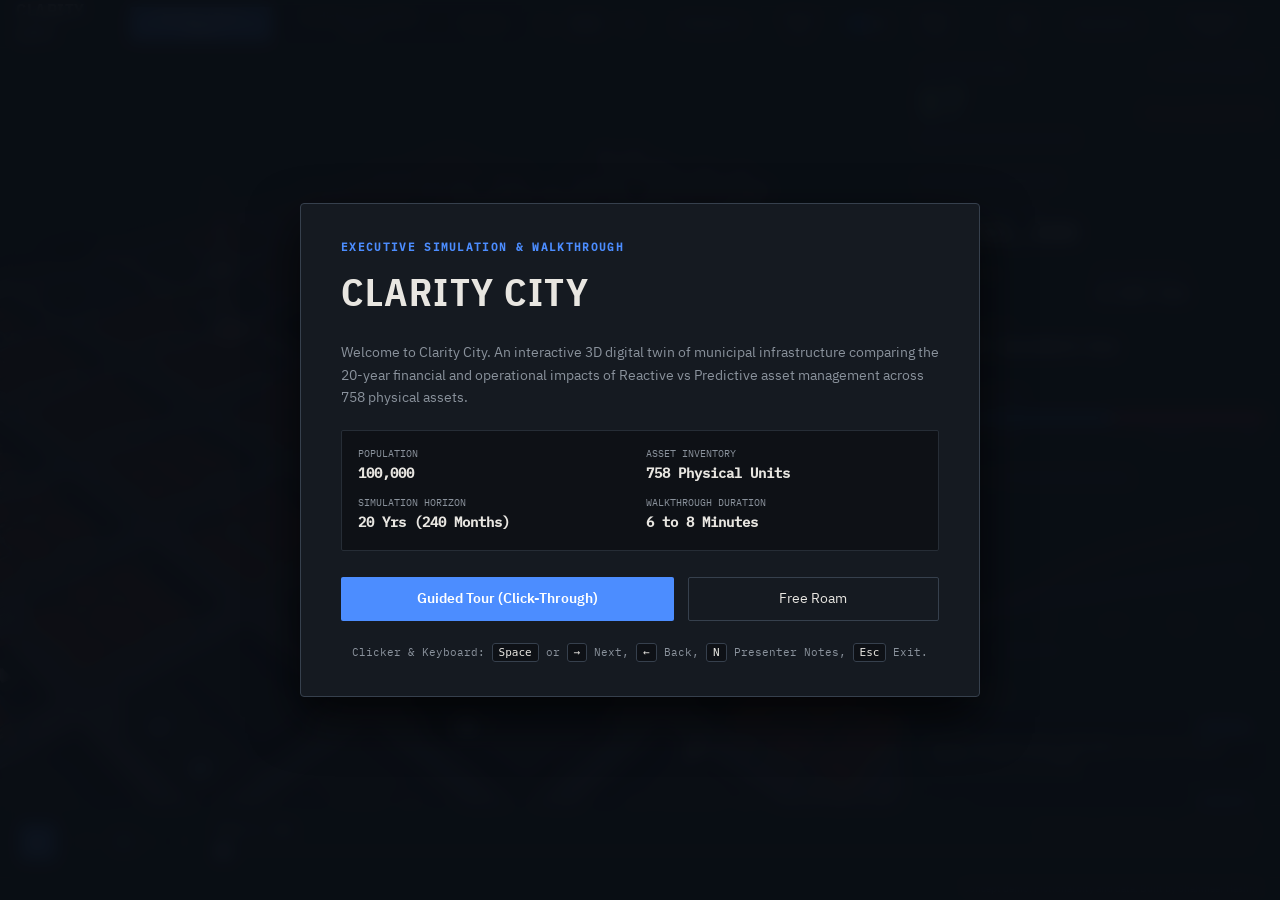
<file: clarity-city/index.html>
<!DOCTYPE html>
<html lang="en">
<head>
  <meta charset="UTF-8">
  <meta name="viewport" content="width=device-width, initial-scale=1.0, maximum-scale=1.0, user-scalable=no, viewport-fit=cover">
  <title>Clarity City</title>
  <link rel="stylesheet" href="./style.css">

  <!-- Local Pinned ES Module Import Map (Works 100% Offline) -->
  <!-- SVG Favicon -->
  <link rel="icon" href="data:image/svg+xml,<svg xmlns=%22http://www.w3.org/2000/svg%22 viewBox=%220 0 100 100%22><text y=%22.9em%22 font-size=%2290%22>🏙️</text></svg>">

  <!-- Local Pinned ES Module Import Map (Works 100% Offline) -->
  <script type="importmap">
  {
    "imports": {
      "three": "./lib/three.module.js",
      "three/addons/": "./lib/",
      "three/addons/controls/OrbitControls.js": "./lib/OrbitControls.js",
      "three/addons/controls/OrbitControls": "./lib/OrbitControls.js"
    }
  }
  </script>
</head>
<body>
  <!-- Guided Tour Start Screen Modal Overlay -->
  <div id="tour-start-screen" class="tour-modal-backdrop">
    <div class="tour-start-card">
      <div class="tour-start-tag">EXECUTIVE SIMULATION & WALKTHROUGH</div>
      <h1 class="tour-start-title">CLARITY CITY</h1>
      <p class="tour-start-desc">
        Welcome to Clarity City. An interactive 3D digital twin of municipal infrastructure comparing the 20-year financial and operational impacts of Reactive vs Predictive asset management across 758 physical assets.
      </p>

      <div class="tour-meta-grid">
        <div class="tour-meta-box">
          <span class="meta-label">POPULATION</span>
          <span class="meta-val">100,000</span>
        </div>
        <div class="tour-meta-box">
          <span class="meta-label">ASSET INVENTORY</span>
          <span class="meta-val">758 Physical Units</span>
        </div>
        <div class="tour-meta-box">
          <span class="meta-label">SIMULATION HORIZON</span>
          <span class="meta-val">20 Yrs (240 Months)</span>
        </div>
        <div class="tour-meta-box">
          <span class="meta-label">WALKTHROUGH DURATION</span>
          <span class="meta-val">6 to 8 Minutes</span>
        </div>
      </div>

      <div class="tour-start-actions">
        <button id="btn-start-tour" class="btn-primary-large">Guided Tour (Click-Through)</button>
        <button id="btn-start-freeplay" class="btn-secondary-large">Free Roam</button>
      </div>

      <div class="tour-start-hint">
        Clicker & Keyboard: <kbd>Space</kbd> or <kbd>→</kbd> Next, <kbd>←</kbd> Back, <kbd>N</kbd> Presenter Notes, <kbd>Esc</kbd> Exit.
      </div>
    </div>
  </div>

  <!-- Tour Top Segmented Progress Bar -->
  <div id="tour-top-bar" class="tour-top-bar hidden">
    <div class="tour-top-left">
      <span class="tour-mode-badge">GUIDED TOUR</span>
      <span id="tour-step-counter" class="tour-step-counter">Step 1 of 12</span>
    </div>
    <div id="tour-progress-segments" class="tour-progress-segments"></div>
    <div class="tour-top-right">
      <button id="btn-tour-exit-top" class="tour-exit-link" title="Exit Tour (Esc)">Exit Tour</button>
    </div>
  </div>

  <!-- Tour HUD Overlay -->
  <div id="tour-hud-overlay" class="tour-hud-overlay hidden">
    <!-- Chapter Splash Title Card -->
    <div id="tour-title-card" class="tour-title-card hidden">
      <div id="tour-card-number" class="tour-card-number">CHAPTER 1</div>
      <div id="tour-card-title" class="tour-card-title">MEET THE CITY</div>
    </div>

    <!-- Chapter Caption & Navigation Box -->
    <div id="tour-caption-box" class="tour-caption-box">
      <div class="tour-caption-content">
        <div class="tour-caption-main">
          <div class="tour-chapter-label" id="tour-chapter-label">CHAPTER 1: MEET THE CITY</div>
          <p id="tour-caption-text" class="tour-caption-text">Welcome to Clarity City.</p>
          <div id="tour-step-interactive-container" class="tour-step-interactive-container"></div>
        </div>
        <div class="tour-nav-buttons">
          <button id="btn-tour-prev" class="tour-btn tour-btn-secondary">← Back</button>
          <button id="btn-tour-next" class="tour-btn tour-btn-primary">Next →</button>
        </div>
      </div>
    </div>

    <!-- Floating Presenter Notes Panel (Toggled with 'N') -->
    <div id="presenter-notes-panel" class="presenter-notes-panel hidden">
      <div class="presenter-notes-header">
        <span>PRESENTER NOTES (<kbd>N</kbd> to toggle)</span>
        <button id="btn-close-presenter-notes" class="close-btn">&times;</button>
      </div>
      <div id="presenter-notes-text" class="presenter-notes-body">
        Every city has thousands of assets like these. The first question is: do you even know what you have and what condition it's in?
      </div>
    </div>
  </div>

  <div id="app-root">
    <!-- Top Operations Navbar -->
    <header id="top-bar">
      <div class="brand-section">
        <h1 class="brand-title">CLARITY CITY</h1>
      </div>

      <!-- Strategy Toggle -->
      <div class="top-strategy-group" role="group" aria-label="Strategy Switcher">
        <button class="strategy-toggle-btn active" data-strategy="reactive">Reactive / Time-Based</button>
        <button class="strategy-toggle-btn" data-strategy="predictive">Predictive / Condition-Based</button>
        <button class="strategy-toggle-btn" data-strategy="compare">Compare</button>
      </div>

      <!-- Actions Group -->
      <div class="top-actions-group">
        <!-- Time of Day Switcher -->
        <div class="time-of-day-group" role="group" aria-label="Time of Day">
          <button class="tod-btn" data-tod="day">Day</button>
          <button class="tod-btn active" data-tod="dusk">Dusk</button>
          <button class="tod-btn" data-tod="night">Night</button>
        </div>

        <button id="btn-underground" class="control-btn" title="Toggle Underground Pipe View">Underground</button>
        <div class="sound-control-group" style="display: flex; align-items: center; gap: 4px;">
          <button id="btn-sound-toggle" class="control-btn" title="Toggle Alert Sound">Sound: Off</button>
          <input type="range" id="sound-volume-slider" min="0" max="1" step="0.05" value="0.3" style="width: 45px; height: 4px;" title="Sound Volume">
        </div>
        <button id="btn-reset-view" class="control-btn" title="Reset Camera View">Reset View</button>
        <button id="btn-new-city" class="control-btn" title="Regenerate Seed">New City</button>
        <button id="btn-assumptions" class="control-btn" title="Edit Assumptions">Assumptions</button>
        <button id="btn-recording-mode" class="control-btn" title="Toggle Recording Mode">Recording Mode</button>
      </div>
    </header>

    <!-- Main Workspace -->
    <main id="main-workspace">
      <!-- 3D City Viewport -->
      <div id="viewport-wrapper" class="viewport-wrapper">
        <div id="three-canvas-container"></div>

        <!-- Compare Mode Scoreboard Overlay Banner -->
        <div id="compare-scoreboard-banner" class="hidden">
          <div class="compare-col">
            <span class="compare-title">Reactive / Time-Based City</span>
            <span id="compare-reactive-cost" class="compare-cost" style="color: var(--status-failed)">$0</span>
            <span id="compare-reactive-failures" class="compare-stats">0 failures</span>
            <span id="compare-reactive-health" class="compare-stats">Health: 100%</span>
          </div>

          <div class="compare-divider"></div>

          <div class="compare-col">
            <span class="compare-title">Predictive / Condition-Based City</span>
            <span id="compare-predictive-cost" class="compare-cost" style="color: var(--accent-color)">$0</span>
            <span id="compare-predictive-failures" class="compare-stats">0 failures</span>
            <span id="compare-predictive-health" class="compare-stats">Health: 100%</span>
          </div>

          <div class="compare-divider"></div>

          <div id="compare-diff-badge">Predictive saves $0</div>
        </div>

        <!-- Floating Asset Inspector Card -->
        <div id="asset-inspector" class="hidden">
          <div class="inspector-header">
            <div>
              <span id="inspector-asset-id" class="inspector-title">AST-0001</span>
              <span id="inspector-status-badge" class="status-badge status-healthy">HEALTHY</span>
            </div>
            <button id="inspector-close-btn" class="close-btn" aria-label="Close Inspector">&times;</button>
          </div>
          <div class="inspector-grid">
            <div class="metric-item">
              <span class="metric-label">Type</span>
              <span id="inspector-asset-type" class="metric-value">PUMP STATION</span>
            </div>
            <div class="metric-item">
              <span class="metric-label">Location</span>
              <span id="inspector-location" class="metric-value">Harbour St</span>
            </div>
            <div class="metric-item">
              <span class="metric-label">Age</span>
              <span id="inspector-age" class="metric-value">12.4 yrs</span>
            </div>
            <div class="metric-item">
              <span class="metric-label">Lifespan</span>
              <span id="inspector-expected-life" class="metric-value">25 yrs</span>
            </div>
            <div class="metric-item">
              <span class="metric-label">Current Health</span>
              <span id="inspector-current-health" class="metric-value" style="color: var(--status-healthy)">88%</span>
            </div>
            <div class="metric-item">
              <span class="metric-label">Failures</span>
              <span id="inspector-failures" class="metric-value">0</span>
            </div>
            <div class="metric-item full-width">
              <span class="metric-label">Cost Incurred to Date</span>
              <span id="inspector-cost" class="metric-value">$0</span>
            </div>
          </div>
          <div style="margin-top: 10px;">
            <span class="metric-label">Health Trajectory</span>
            <div id="inspector-sparkline" style="margin-top: 4px;"></div>
          </div>
          <div style="margin-top: 10px;">
            <span class="metric-label">Recent Maintenance History</span>
            <div id="inspector-work-history" style="margin-top: 4px; font-family: var(--font-mono); font-size: 11px; max-height: 80px; overflow-y: auto;"></div>
          </div>
        </div>
      </div>

      <!-- Side Dashboard Panel -->
      <aside id="side-panel">
        <!-- City Health Index & Active Incidents Badge -->
        <div class="panel-card">
          <div class="card-title" style="display: flex; justify-content: space-between; align-items: center;">
            <span title="Criticality-weighted average asset condition weighted by replacement value">City Health Index</span>
            <span id="active-incidents-badge" class="badge badge-emergency">0 Active Incidents</span>
          </div>
          <div class="health-index-block" title="Criticality-weighted average asset condition weighted by replacement value">
            <div id="metric-health-index" class="health-number">100</div>
            <div id="metric-health-label" class="health-scale-text">Clarity (Optimal)</div>
          </div>
          <div style="font-size: 10px; color: var(--text-muted); margin-top: 4px; font-family: var(--font-condensed);">Weighted by asset replacement value</div>
        </div>

        <!-- Primary Financial & Operational Metrics -->
        <div class="panel-card">
          <div class="card-title">Operations Scoreboard</div>
          <div class="metrics-grid">
            <div class="metric-item full-width">
              <span class="metric-label">Total Expenditure to Date</span>
              <span id="metric-total-cost" class="metric-value highlight">$0</span>
            </div>
            <div class="metric-item">
              <span class="metric-label">Physical Failures</span>
              <span id="metric-failures" class="metric-value">0</span>
            </div>
            <div class="metric-item">
              <span class="metric-label">Service Downtime</span>
              <span id="metric-downtime" class="metric-value">0 hrs</span>
            </div>
            <div class="metric-item full-width">
              <span class="metric-label">Resident Disruption</span>
              <span id="metric-disruption" class="metric-value">0 resident-hrs</span>
            </div>
          </div>
        </div>

        <!-- Work Order Distribution -->
        <div class="panel-card">
          <div class="card-title">Work Order Ratio</div>
          <div class="ratio-bar-container">
            <div id="ratio-bar-planned" class="ratio-fill-planned" style="width: 50%"></div>
            <div id="ratio-bar-emergency" class="ratio-fill-emergency" style="width: 50%"></div>
          </div>
          <div class="ratio-labels">
            <span id="ratio-label-planned">Planned: 0 (0%)</span>
            <span id="ratio-label-emergency">Emergency: 0 (0%)</span>
          </div>
        </div>

        <!-- Cumulative Cost Trajectory Curve -->
        <div class="panel-card">
          <div class="card-title">Cumulative Cost Trajectory (20 Yrs)</div>
          <div class="chart-wrapper">
            <canvas id="trajectory-canvas"></canvas>
          </div>
          <div style="display: flex; gap: 12px; margin-top: 6px; font-family: var(--font-mono); font-size: 10px;">
            <span style="color: var(--status-failed)">• Reactive</span>
            <span style="color: var(--accent-color)">• Predictive</span>
          </div>
        </div>

        <!-- Operations Event Feed -->
        <div class="panel-card" style="flex: 1; border-bottom: none;">
          <div class="card-title">Operations Log</div>
          <div id="event-feed-list" class="event-feed-list"></div>
        </div>
      </aside>
    </main>

    <!-- Bottom Timeline Bar -->
    <footer id="bottom-bar">
      <div class="playback-controls">
        <button id="btn-play" class="play-btn" aria-label="Play">▶</button>
        <div class="speed-group">
          <button class="speed-btn" data-speed="0.5">0.5x</button>
          <button class="speed-btn active" data-speed="1">1x</button>
          <button class="speed-btn" data-speed="2">2x</button>
          <button class="speed-btn" data-speed="4">4x</button>
        </div>
      </div>

      <div class="timeline-slider-container">
        <div class="timeline-info">
          <span id="timeline-current-time">Year 1, Jan</span>
          <span>Timeline (20 Years / 240 Months)</span>
        </div>
        <div class="slider-track-wrap">
          <div id="timeline-progress-fill" class="timeline-progress-fill" style="width: 0%"></div>
          <input type="range" id="timeline-slider" min="0" max="239" value="0" step="1">
        </div>
      </div>
    </footer>

    <!-- Small Footer Stamp -->
    <div id="footer-stamp">
      Concept demo. Fictional city and data. Built by Shahmeer Hashmi.
    </div>
  </div>

  <!-- Summary Modal (Year 20) -->
  <div id="summary-modal" class="modal-overlay hidden">
    <div class="modal-card">
      <div class="modal-header">
        <h2 class="modal-title">20-YEAR LIFECYCLE SUMMARY</h2>
        <button id="summary-close-btn" class="close-btn">&times;</button>
      </div>
      <div class="savings-highlight-card">
        <div id="summary-savings-dollars" class="savings-highlight-num">$0</div>
        <div id="summary-savings-percent" class="savings-highlight-sub">0% Net Savings</div>
      </div>
      <table class="summary-table">
        <thead>
          <tr>
            <th>Metric</th>
            <th>Reactive / Time-Based Strategy</th>
            <th>Predictive / Condition-Based Strategy</th>
          </tr>
        </thead>
        <tbody>
          <tr>
            <td>Total 20-Year Expenditure</td>
            <td id="summary-reactive-cost" style="color: var(--status-failed)">$0</td>
            <td id="summary-predictive-cost" style="color: var(--accent-color)">$0</td>
          </tr>
          <tr>
            <td>Total Failures Incurred</td>
            <td id="summary-reactive-failures">0</td>
            <td id="summary-predictive-failures">0</td>
          </tr>
          <tr>
            <td>Service Downtime</td>
            <td id="summary-reactive-downtime">0 hrs</td>
            <td id="summary-predictive-downtime">0 hrs</td>
          </tr>
          <tr>
            <td>Failures Prevented</td>
            <td colspan="2" id="summary-failures-avoided" style="color: var(--status-healthy); font-weight: bold;">0</td>
          </tr>
          <tr>
            <td>Downtime Avoided</td>
            <td colspan="2" id="summary-downtime-avoided" style="color: var(--status-healthy); font-weight: bold;">0 hrs</td>
          </tr>
          <tr>
            <td>Resident Disruption Avoided</td>
            <td colspan="2" id="summary-disruption-avoided" style="color: var(--status-healthy); font-weight: bold;">0 resident-hrs</td>
          </tr>
        </tbody>
      </table>
      <div style="font-size: 11px; color: var(--text-muted); margin-bottom: 16px; font-style: italic;">
        Illustrative model. Default assumptions are editable. Illustrative simulation with a fictional city and fictional data.
      </div>
      <div style="display: flex; justify-content: flex-end; gap: 10px;">
        <button id="btn-export-summary" class="control-btn" style="background-color: var(--accent-color); color: #FFF; font-weight: 600;">Save as Image (LinkedIn 1200x1200)</button>
      </div>
    </div>
  </div>

  <!-- Assumptions Modal -->
  <div id="assumptions-modal" class="modal-overlay hidden">
    <div class="modal-card">
      <div class="modal-header">
        <h2 class="modal-title">SIMULATION ASSUMPTIONS</h2>
        <button id="assumptions-close-btn" class="close-btn">&times;</button>
      </div>
      <div style="font-size: 12px; margin-bottom: 14px; color: var(--text-muted);">
        Adjust physical asset lifecycle costs, expected lifespans, and predictive program parameters.
      </div>
      <div id="assumptions-form-container"></div>
      <div style="display: flex; justify-content: flex-end; gap: 10px; margin-top: 16px;">
        <button id="btn-reset-assumptions" class="control-btn">Reset to Defaults</button>
      </div>
    </div>
  </div>

  <!-- Entry Script -->
  <script type="module" src="./js/main.js"></script>
</body>
</html>
</file>
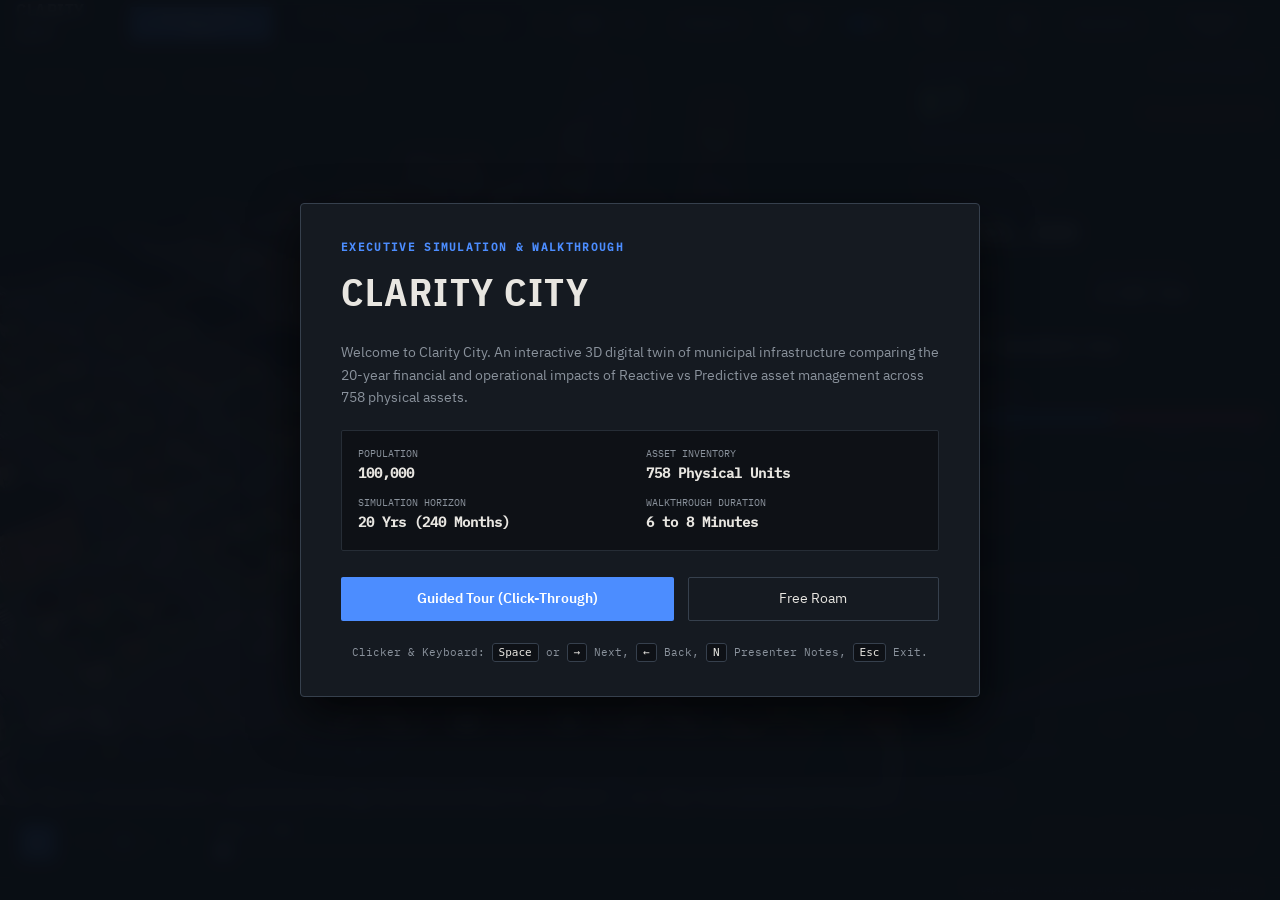
<file: docs/index.html>
<!DOCTYPE html>
<html lang="en">
<head>
  <meta charset="UTF-8">
  <meta name="viewport" content="width=device-width, initial-scale=1.0, maximum-scale=1.0, user-scalable=no, viewport-fit=cover">
  <title>Clarity City</title>
  <link rel="stylesheet" href="./style.css">

  <!-- Local Pinned ES Module Import Map (Works 100% Offline) -->
  <!-- SVG Favicon -->
  <link rel="icon" href="data:image/svg+xml,<svg xmlns=%22http://www.w3.org/2000/svg%22 viewBox=%220 0 100 100%22><text y=%22.9em%22 font-size=%2290%22>🏙️</text></svg>">

  <!-- Local Pinned ES Module Import Map (Works 100% Offline) -->
  <script type="importmap">
  {
    "imports": {
      "three": "./lib/three.module.js",
      "three/addons/": "./lib/",
      "three/addons/controls/OrbitControls.js": "./lib/OrbitControls.js",
      "three/addons/controls/OrbitControls": "./lib/OrbitControls.js"
    }
  }
  </script>
</head>
<body>
  <!-- Guided Tour Start Screen Modal Overlay -->
  <div id="tour-start-screen" class="tour-modal-backdrop">
    <div class="tour-start-card">
      <div class="tour-start-tag">EXECUTIVE SIMULATION & WALKTHROUGH</div>
      <h1 class="tour-start-title">CLARITY CITY</h1>
      <p class="tour-start-desc">
        Welcome to Clarity City. An interactive 3D digital twin of municipal infrastructure comparing the 20-year financial and operational impacts of Reactive vs Predictive asset management across 758 physical assets.
      </p>

      <div class="tour-meta-grid">
        <div class="tour-meta-box">
          <span class="meta-label">POPULATION</span>
          <span class="meta-val">100,000</span>
        </div>
        <div class="tour-meta-box">
          <span class="meta-label">ASSET INVENTORY</span>
          <span class="meta-val">758 Physical Units</span>
        </div>
        <div class="tour-meta-box">
          <span class="meta-label">SIMULATION HORIZON</span>
          <span class="meta-val">20 Yrs (240 Months)</span>
        </div>
        <div class="tour-meta-box">
          <span class="meta-label">WALKTHROUGH DURATION</span>
          <span class="meta-val">6 to 8 Minutes</span>
        </div>
      </div>

      <div class="tour-start-actions">
        <button id="btn-start-tour" class="btn-primary-large">Guided Tour (Click-Through)</button>
        <button id="btn-start-freeplay" class="btn-secondary-large">Free Roam</button>
      </div>

      <div class="tour-start-hint">
        Clicker & Keyboard: <kbd>Space</kbd> or <kbd>→</kbd> Next, <kbd>←</kbd> Back, <kbd>N</kbd> Presenter Notes, <kbd>Esc</kbd> Exit.
      </div>
    </div>
  </div>

  <!-- Tour Top Segmented Progress Bar -->
  <div id="tour-top-bar" class="tour-top-bar hidden">
    <div class="tour-top-left">
      <span class="tour-mode-badge">GUIDED TOUR</span>
      <span id="tour-step-counter" class="tour-step-counter">Step 1 of 12</span>
    </div>
    <div id="tour-progress-segments" class="tour-progress-segments"></div>
    <div class="tour-top-right">
      <button id="btn-tour-exit-top" class="tour-exit-link" title="Exit Tour (Esc)">Exit Tour</button>
    </div>
  </div>

  <!-- Tour HUD Overlay -->
  <div id="tour-hud-overlay" class="tour-hud-overlay hidden">
    <!-- Chapter Splash Title Card -->
    <div id="tour-title-card" class="tour-title-card hidden">
      <div id="tour-card-number" class="tour-card-number">CHAPTER 1</div>
      <div id="tour-card-title" class="tour-card-title">MEET THE CITY</div>
    </div>

    <!-- Chapter Caption & Navigation Box -->
    <div id="tour-caption-box" class="tour-caption-box">
      <div class="tour-caption-content">
        <div class="tour-caption-main">
          <div class="tour-chapter-label" id="tour-chapter-label">CHAPTER 1: MEET THE CITY</div>
          <p id="tour-caption-text" class="tour-caption-text">Welcome to Clarity City.</p>
          <div id="tour-step-interactive-container" class="tour-step-interactive-container"></div>
        </div>
        <div class="tour-nav-buttons">
          <button id="btn-tour-prev" class="tour-btn tour-btn-secondary">← Back</button>
          <button id="btn-tour-next" class="tour-btn tour-btn-primary">Next →</button>
        </div>
      </div>
    </div>

    <!-- Floating Presenter Notes Panel (Toggled with 'N') -->
    <div id="presenter-notes-panel" class="presenter-notes-panel hidden">
      <div class="presenter-notes-header">
        <span>PRESENTER NOTES (<kbd>N</kbd> to toggle)</span>
        <button id="btn-close-presenter-notes" class="close-btn">&times;</button>
      </div>
      <div id="presenter-notes-text" class="presenter-notes-body">
        Every city has thousands of assets like these. The first question is: do you even know what you have and what condition it's in?
      </div>
    </div>
  </div>

  <div id="app-root">
    <!-- Top Operations Navbar -->
    <header id="top-bar">
      <div class="brand-section">
        <h1 class="brand-title">CLARITY CITY</h1>
      </div>

      <!-- Strategy Toggle -->
      <div class="top-strategy-group" role="group" aria-label="Strategy Switcher">
        <button class="strategy-toggle-btn active" data-strategy="reactive">Reactive / Time-Based</button>
        <button class="strategy-toggle-btn" data-strategy="predictive">Predictive / Condition-Based</button>
        <button class="strategy-toggle-btn" data-strategy="compare">Compare</button>
      </div>

      <!-- Actions Group -->
      <div class="top-actions-group">
        <!-- Time of Day Switcher -->
        <div class="time-of-day-group" role="group" aria-label="Time of Day">
          <button class="tod-btn" data-tod="day">Day</button>
          <button class="tod-btn active" data-tod="dusk">Dusk</button>
          <button class="tod-btn" data-tod="night">Night</button>
        </div>

        <button id="btn-underground" class="control-btn" title="Toggle Underground Pipe View">Underground</button>
        <div class="sound-control-group" style="display: flex; align-items: center; gap: 4px;">
          <button id="btn-sound-toggle" class="control-btn" title="Toggle Alert Sound">Sound: Off</button>
          <input type="range" id="sound-volume-slider" min="0" max="1" step="0.05" value="0.3" style="width: 45px; height: 4px;" title="Sound Volume">
        </div>
        <button id="btn-reset-view" class="control-btn" title="Reset Camera View">Reset View</button>
        <button id="btn-new-city" class="control-btn" title="Regenerate Seed">New City</button>
        <button id="btn-assumptions" class="control-btn" title="Edit Assumptions">Assumptions</button>
        <button id="btn-recording-mode" class="control-btn" title="Toggle Recording Mode">Recording Mode</button>
      </div>
    </header>

    <!-- Main Workspace -->
    <main id="main-workspace">
      <!-- 3D City Viewport -->
      <div id="viewport-wrapper" class="viewport-wrapper">
        <div id="three-canvas-container"></div>

        <!-- Navigation helpers (v2) -->
        <div id="view-presets" class="view-presets" role="group" aria-label="Camera views">
          <button type="button" class="view-preset-btn" data-view="overview" title="Whole city (1)">Overview</button>
          <button type="button" class="view-preset-btn" data-view="top" title="Map view from above (2)">Top-down</button>
          <button type="button" class="view-preset-btn" data-view="river" title="River and bridges (3)">River &amp; Bridges</button>
          <button type="button" class="view-preset-btn" data-view="street" title="Street level (4)">Street Level</button>
        </div>
        <div id="status-legend" class="status-legend" aria-label="Asset status colours">
          <span><i style="background: var(--status-healthy)"></i>Healthy</span>
          <span><i style="background: var(--status-degrading)"></i>Degrading</span>
          <span><i style="background: var(--status-critical)"></i>Critical</span>
          <span><i style="background: var(--status-failed)"></i>Failed</span>
          <span><i style="background: var(--accent-color)"></i>Crew on site</span>
          <span class="legend-hint">Drag to orbit · Scroll to zoom · Click an asset for details · Keys 1 to 4 switch views</span>
        </div>

        <!-- Compare Mode Scoreboard Overlay Banner -->
        <div id="compare-scoreboard-banner" class="hidden">
          <div class="compare-col">
            <span class="compare-title">Reactive / Time-Based City</span>
            <span id="compare-reactive-cost" class="compare-cost" style="color: var(--status-failed)">$0</span>
            <span id="compare-reactive-failures" class="compare-stats">0 failures</span>
            <span id="compare-reactive-health" class="compare-stats">Health: 100%</span>
          </div>

          <div class="compare-divider"></div>

          <div class="compare-col">
            <span class="compare-title">Predictive / Condition-Based City</span>
            <span id="compare-predictive-cost" class="compare-cost" style="color: var(--accent-color)">$0</span>
            <span id="compare-predictive-failures" class="compare-stats">0 failures</span>
            <span id="compare-predictive-health" class="compare-stats">Health: 100%</span>
          </div>

          <div class="compare-divider"></div>

          <div id="compare-diff-badge">Predictive saves $0</div>
        </div>

        <!-- Floating Asset Inspector Card -->
        <div id="asset-inspector" class="hidden">
          <div class="inspector-header">
            <div>
              <span id="inspector-asset-id" class="inspector-title">AST-0001</span>
              <span id="inspector-status-badge" class="status-badge status-healthy">HEALTHY</span>
            </div>
            <button id="inspector-close-btn" class="close-btn" aria-label="Close Inspector">&times;</button>
          </div>
          <div class="inspector-grid">
            <div class="metric-item">
              <span class="metric-label">Type</span>
              <span id="inspector-asset-type" class="metric-value">PUMP STATION</span>
            </div>
            <div class="metric-item">
              <span class="metric-label">Location</span>
              <span id="inspector-location" class="metric-value">Harbour St</span>
            </div>
            <div class="metric-item">
              <span class="metric-label">Age</span>
              <span id="inspector-age" class="metric-value">12.4 yrs</span>
            </div>
            <div class="metric-item">
              <span class="metric-label">Lifespan</span>
              <span id="inspector-expected-life" class="metric-value">25 yrs</span>
            </div>
            <div class="metric-item">
              <span class="metric-label">Current Health</span>
              <span id="inspector-current-health" class="metric-value" style="color: var(--status-healthy)">88%</span>
            </div>
            <div class="metric-item">
              <span class="metric-label">Failures</span>
              <span id="inspector-failures" class="metric-value">0</span>
            </div>
            <div class="metric-item full-width">
              <span class="metric-label">Cost Incurred to Date</span>
              <span id="inspector-cost" class="metric-value">$0</span>
            </div>
          </div>
          <div style="margin-top: 10px;">
            <span class="metric-label">Health Trajectory</span>
            <div id="inspector-sparkline" style="margin-top: 4px;"></div>
          </div>
          <div style="margin-top: 10px;">
            <span class="metric-label">Recent Maintenance History</span>
            <div id="inspector-work-history" style="margin-top: 4px; font-family: var(--font-mono); font-size: 11px; max-height: 80px; overflow-y: auto;"></div>
          </div>
        </div>
      </div>

      <!-- Side Dashboard Panel -->
      <aside id="side-panel">
        <!-- City Health Index & Active Incidents Badge -->
        <div class="panel-card">
          <div class="card-title" style="display: flex; justify-content: space-between; align-items: center;">
            <span title="Criticality-weighted average asset condition weighted by replacement value">City Health Index</span>
            <span id="active-incidents-badge" class="badge badge-emergency">0 Active Incidents</span>
          </div>
          <div class="health-index-block" title="Criticality-weighted average asset condition weighted by replacement value">
            <div id="metric-health-index" class="health-number">100</div>
            <div id="metric-health-label" class="health-scale-text">Clarity (Optimal)</div>
          </div>
          <div style="font-size: 10px; color: var(--text-muted); margin-top: 4px; font-family: var(--font-condensed);">Weighted by asset replacement value</div>
        </div>

        <!-- Primary Financial & Operational Metrics -->
        <div class="panel-card">
          <div class="card-title">Operations Scoreboard</div>
          <div class="metrics-grid">
            <div class="metric-item full-width">
              <span class="metric-label">Total Expenditure to Date</span>
              <span id="metric-total-cost" class="metric-value highlight">$0</span>
            </div>
            <div class="metric-item">
              <span class="metric-label">Physical Failures</span>
              <span id="metric-failures" class="metric-value">0</span>
            </div>
            <div class="metric-item">
              <span class="metric-label">Service Downtime</span>
              <span id="metric-downtime" class="metric-value">0 hrs</span>
            </div>
            <div class="metric-item full-width">
              <span class="metric-label">Resident Disruption</span>
              <span id="metric-disruption" class="metric-value">0 resident-hrs</span>
            </div>
          </div>
        </div>

        <!-- Work Order Distribution -->
        <div class="panel-card">
          <div class="card-title">Work Order Ratio</div>
          <div class="ratio-bar-container">
            <div id="ratio-bar-planned" class="ratio-fill-planned" style="width: 50%"></div>
            <div id="ratio-bar-emergency" class="ratio-fill-emergency" style="width: 50%"></div>
          </div>
          <div class="ratio-labels">
            <span id="ratio-label-planned">Planned: 0 (0%)</span>
            <span id="ratio-label-emergency">Emergency: 0 (0%)</span>
          </div>
        </div>

        <!-- Alerts & Priorities (v2) -->
        <div class="panel-card" id="alerts-card">
          <div class="card-title" style="display: flex; justify-content: space-between; align-items: center;">
            <span>Alerts &amp; Priorities</span>
            <span id="alert-policy-chip" class="badge">Weighted by criticality</span>
          </div>
          <div id="alerts-reactive-note" class="alerts-note hidden">No condition monitoring in this strategy. Problems are found when they break.</div>
          <div id="alerts-grid" class="metrics-grid">
            <div class="metric-item"><span class="metric-label">Alerts Raised</span><span id="metric-alerts" class="metric-value">0</span></div>
            <div class="metric-item"><span class="metric-label">False Alarms</span><span id="metric-false-alarms" class="metric-value">0</span></div>
            <div class="metric-item"><span class="metric-label">Critical-Asset Failures</span><span id="metric-critical-failures" class="metric-value">0</span></div>
            <div class="metric-item"><span class="metric-label">Waiting for a Crew</span><span id="metric-backlog" class="metric-value">0</span></div>
          </div>
          <div class="policy-toggle" role="group" aria-label="Alert policy">
            <button type="button" class="policy-btn active" data-policy="risk" title="Critical assets alert earlier and get crews first">Weighted by criticality</button>
            <button type="button" class="policy-btn" data-policy="uniform" title="Same alert threshold for every asset">Same for every asset</button>
          </div>
          <div class="alerts-explainer">A flickering streetlight and a failing water main shouldn't get the same response. Switch policies to see the trade-off.</div>
        </div>

        <!-- Cumulative Cost Trajectory Curve -->
        <div class="panel-card">
          <div class="card-title">Cumulative Cost Trajectory (20 Yrs)</div>
          <div class="chart-wrapper">
            <canvas id="trajectory-canvas"></canvas>
          </div>
          <div style="display: flex; gap: 12px; margin-top: 6px; font-family: var(--font-mono); font-size: 10px;">
            <span style="color: var(--status-failed)">• Reactive</span>
            <span style="color: var(--accent-color)">• Predictive</span>
          </div>
        </div>

        <!-- Operations Event Feed -->
        <div class="panel-card" style="flex: 1; border-bottom: none;">
          <div class="card-title">Operations Log</div>
          <div id="event-feed-list" class="event-feed-list"></div>
        </div>
      </aside>
    </main>

    <!-- Bottom Timeline Bar -->
    <footer id="bottom-bar">
      <div class="playback-controls">
        <button id="btn-play" class="play-btn" aria-label="Play">▶</button>
        <div class="speed-group">
          <button class="speed-btn" data-speed="0.5">0.5x</button>
          <button class="speed-btn active" data-speed="1">1x</button>
          <button class="speed-btn" data-speed="2">2x</button>
          <button class="speed-btn" data-speed="4">4x</button>
        </div>
      </div>

      <div class="timeline-slider-container">
        <div class="timeline-info">
          <span id="timeline-current-time">Year 1, Jan</span>
          <span>Timeline (20 Years / 240 Months)</span>
        </div>
        <div class="slider-track-wrap">
          <div id="timeline-progress-fill" class="timeline-progress-fill" style="width: 0%"></div>
          <input type="range" id="timeline-slider" min="0" max="239" value="0" step="1">
        </div>
      </div>
    </footer>

    <!-- Small Footer Stamp -->
    <div id="footer-stamp">
      Concept demo. Fictional city and data. Built by Shahmeer Hashmi.
    </div>
  </div>

  <!-- Summary Modal (Year 20) -->
  <div id="summary-modal" class="modal-overlay hidden">
    <div class="modal-card">
      <div class="modal-header">
        <h2 class="modal-title">20-YEAR LIFECYCLE SUMMARY</h2>
        <button id="summary-close-btn" class="close-btn">&times;</button>
      </div>
      <div class="savings-highlight-card">
        <div id="summary-savings-dollars" class="savings-highlight-num">$0</div>
        <div id="summary-savings-percent" class="savings-highlight-sub">0% Net Savings</div>
      </div>
      <table class="summary-table">
        <thead>
          <tr>
            <th>Metric</th>
            <th>Reactive / Time-Based Strategy</th>
            <th>Predictive / Condition-Based Strategy</th>
          </tr>
        </thead>
        <tbody>
          <tr>
            <td>Total 20-Year Expenditure</td>
            <td id="summary-reactive-cost" style="color: var(--status-failed)">$0</td>
            <td id="summary-predictive-cost" style="color: var(--accent-color)">$0</td>
          </tr>
          <tr>
            <td>Total Failures Incurred</td>
            <td id="summary-reactive-failures">0</td>
            <td id="summary-predictive-failures">0</td>
          </tr>
          <tr>
            <td>Service Downtime</td>
            <td id="summary-reactive-downtime">0 hrs</td>
            <td id="summary-predictive-downtime">0 hrs</td>
          </tr>
          <tr>
            <td>Failures Prevented</td>
            <td colspan="2" id="summary-failures-avoided" style="color: var(--status-healthy); font-weight: bold;">0</td>
          </tr>
          <tr>
            <td>Downtime Avoided</td>
            <td colspan="2" id="summary-downtime-avoided" style="color: var(--status-healthy); font-weight: bold;">0 hrs</td>
          </tr>
          <tr>
            <td>Resident Disruption Avoided</td>
            <td colspan="2" id="summary-disruption-avoided" style="color: var(--status-healthy); font-weight: bold;">0 resident-hrs</td>
          </tr>
        </tbody>
      </table>
      <div style="font-size: 11px; color: var(--text-muted); margin-bottom: 16px; font-style: italic;">
        Illustrative model. Default assumptions are editable. Illustrative simulation with a fictional city and fictional data.
      </div>
      <div style="display: flex; justify-content: flex-end; gap: 10px;">
        <button id="btn-export-summary" class="control-btn" style="background-color: var(--accent-color); color: #FFF; font-weight: 600;">Save as Image (LinkedIn 1200x1200)</button>
      </div>
    </div>
  </div>

  <!-- Assumptions Modal -->
  <div id="assumptions-modal" class="modal-overlay hidden">
    <div class="modal-card">
      <div class="modal-header">
        <h2 class="modal-title">SIMULATION ASSUMPTIONS</h2>
        <button id="assumptions-close-btn" class="close-btn">&times;</button>
      </div>
      <div style="font-size: 12px; margin-bottom: 14px; color: var(--text-muted);">
        Adjust physical asset lifecycle costs, expected lifespans, and predictive program parameters.
      </div>
      <div id="assumptions-form-container"></div>
      <div style="display: flex; justify-content: flex-end; gap: 10px; margin-top: 16px;">
        <button id="btn-reset-assumptions" class="control-btn">Reset to Defaults</button>
      </div>
    </div>
  </div>

  <!-- Entry Script -->
  <script type="module" src="./js/main.js"></script>
</body>
</html>
</file>
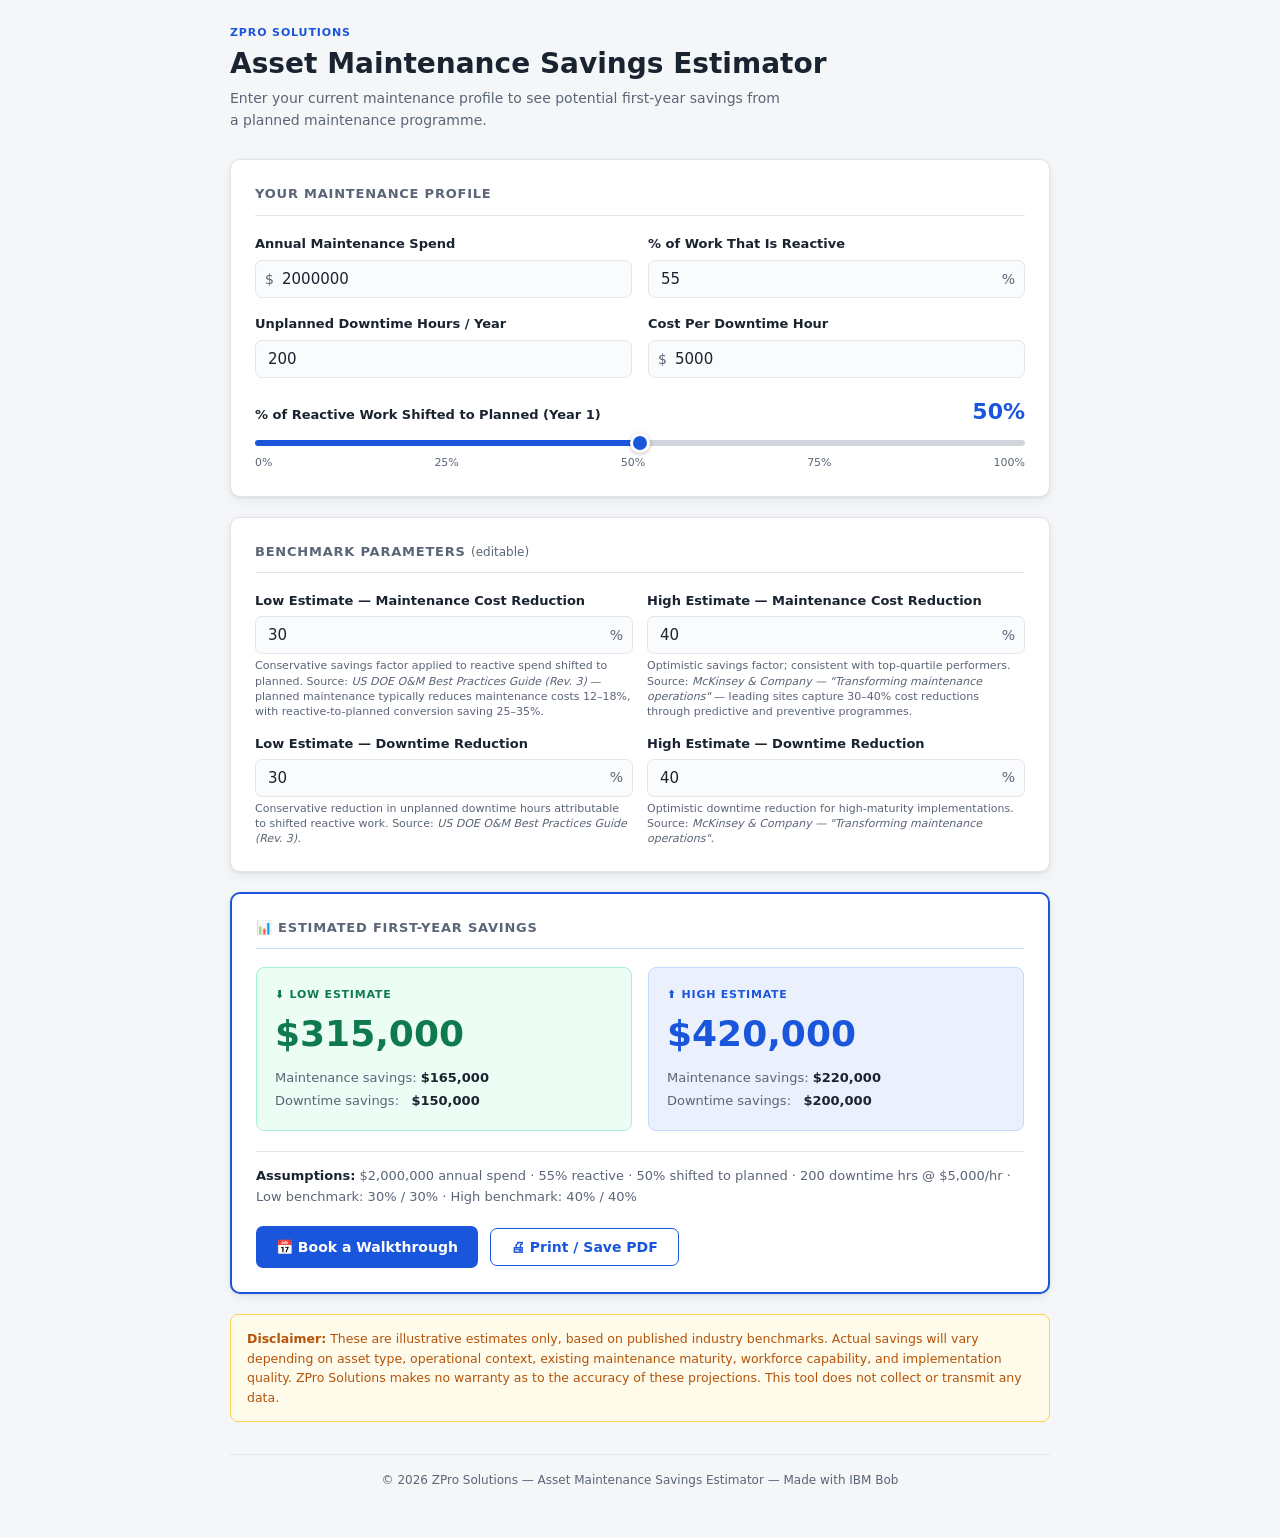
<file: clarity-city/asset-maintenance-savings-estimator.html>
<!DOCTYPE html>
<html lang="en">
<head>
<meta charset="UTF-8" />
<meta name="viewport" content="width=device-width, initial-scale=1.0" />
<title>Asset Maintenance Savings Estimator — ZPro Solutions</title>
<style>
  *, *::before, *::after { box-sizing: border-box; margin: 0; padding: 0; }

  :root {
    --bg: #f5f6f8;
    --surface: #ffffff;
    --border: #e2e5ea;
    --text: #1a2330;
    --muted: #5a6577;
    --accent: #1a56db;
    --accent-light: #ebf0fd;
    --low: #0e7a4e;
    --low-bg: #ecfdf5;
    --high: #1a56db;
    --high-bg: #ebf0fd;
    --warn: #b45309;
    --radius: 10px;
    --shadow: 0 1px 3px rgba(0,0,0,.08), 0 4px 12px rgba(0,0,0,.05);
  }

  body {
    font-family: -apple-system, "Segoe UI", system-ui, sans-serif;
    font-size: 15px;
    line-height: 1.6;
    background: var(--bg);
    color: var(--text);
    min-height: 100vh;
    padding: 24px 16px 48px;
  }

  .page { max-width: 820px; margin: 0 auto; }

  /* ── Header ── */
  .header { margin-bottom: 28px; }
  .header-brand {
    font-size: 11px;
    font-weight: 600;
    letter-spacing: .08em;
    text-transform: uppercase;
    color: var(--accent);
    margin-bottom: 4px;
  }
  .header h1 {
    font-size: clamp(20px, 4vw, 28px);
    font-weight: 700;
    color: var(--text);
    line-height: 1.25;
  }
  .header p {
    margin-top: 6px;
    color: var(--muted);
    font-size: 14px;
    max-width: 560px;
  }

  /* ── Cards ── */
  .card {
    background: var(--surface);
    border: 1px solid var(--border);
    border-radius: var(--radius);
    box-shadow: var(--shadow);
    padding: 24px;
    margin-bottom: 20px;
  }
  .card-title {
    font-size: 13px;
    font-weight: 600;
    letter-spacing: .06em;
    text-transform: uppercase;
    color: var(--muted);
    margin-bottom: 18px;
    padding-bottom: 10px;
    border-bottom: 1px solid var(--border);
  }

  /* ── Form grid ── */
  .form-grid {
    display: grid;
    grid-template-columns: 1fr 1fr;
    gap: 16px;
  }
  @media (max-width: 540px) { .form-grid { grid-template-columns: 1fr; } }

  .field { display: flex; flex-direction: column; gap: 5px; }
  .field label {
    font-size: 13px;
    font-weight: 600;
    color: var(--text);
  }
  .field .unit-wrap {
    position: relative;
    display: flex;
    align-items: center;
  }
  .unit-prefix {
    position: absolute;
    left: 10px;
    color: var(--muted);
    font-size: 14px;
    pointer-events: none;
    user-select: none;
  }
  .unit-suffix {
    position: absolute;
    right: 10px;
    color: var(--muted);
    font-size: 14px;
    pointer-events: none;
    user-select: none;
  }
  input[type="number"], input[type="text"] {
    width: 100%;
    padding: 9px 12px;
    border: 1px solid var(--border);
    border-radius: 7px;
    font-size: 15px;
    font-family: inherit;
    color: var(--text);
    background: #fafbfc;
    transition: border-color .15s;
    -moz-appearance: textfield;
  }
  input[type="number"]::-webkit-inner-spin-button,
  input[type="number"]::-webkit-outer-spin-button { -webkit-appearance: none; }
  input[type="number"]:focus, input[type="text"]:focus {
    outline: none;
    border-color: var(--accent);
    background: #fff;
    box-shadow: 0 0 0 3px rgba(26,86,219,.12);
  }
  .has-prefix input { padding-left: 26px; }
  .has-suffix input { padding-right: 32px; }

  /* ── Slider ── */
  .slider-row { grid-column: 1 / -1; }
  .slider-header { display: flex; justify-content: space-between; align-items: baseline; margin-bottom: 6px; }
  .slider-value {
    font-size: 22px;
    font-weight: 700;
    color: var(--accent);
  }
  input[type="range"] {
    -webkit-appearance: none;
    width: 100%;
    height: 6px;
    border-radius: 3px;
    background: linear-gradient(to right, var(--accent) var(--pct, 50%), #d1d5db var(--pct, 50%));
    outline: none;
    cursor: pointer;
  }
  input[type="range"]::-webkit-slider-thumb {
    -webkit-appearance: none;
    width: 20px; height: 20px;
    border-radius: 50%;
    background: var(--accent);
    border: 3px solid #fff;
    box-shadow: 0 1px 4px rgba(0,0,0,.25);
    cursor: pointer;
  }
  input[type="range"]::-moz-range-thumb {
    width: 20px; height: 20px;
    border-radius: 50%;
    background: var(--accent);
    border: 3px solid #fff;
    box-shadow: 0 1px 4px rgba(0,0,0,.25);
    cursor: pointer;
  }
  .slider-labels { display: flex; justify-content: space-between; font-size: 11px; color: var(--muted); margin-top: 3px; }

  /* ── Benchmarks ── */
  .bench-grid {
    display: grid;
    grid-template-columns: 1fr 1fr;
    gap: 14px;
  }
  @media (max-width: 540px) { .bench-grid { grid-template-columns: 1fr; } }
  .bench-field { display: flex; flex-direction: column; gap: 4px; }
  .bench-field label { font-size: 13px; font-weight: 600; color: var(--text); }
  .bench-note { font-size: 11px; color: var(--muted); line-height: 1.4; }
  .bench-note a { color: var(--accent); text-decoration: none; }

  /* ── Results card ── */
  .results { border: 2px solid var(--accent); }
  .results-grid {
    display: grid;
    grid-template-columns: 1fr 1fr;
    gap: 16px;
    margin-bottom: 20px;
  }
  @media (max-width: 540px) { .results-grid { grid-template-columns: 1fr; } }

  .est-block {
    border-radius: 8px;
    padding: 18px;
  }
  .est-block.low  { background: var(--low-bg);  border: 1px solid #a7f3d0; }
  .est-block.high { background: var(--high-bg); border: 1px solid #bfdbfe; }
  .est-label {
    font-size: 11px;
    font-weight: 700;
    letter-spacing: .07em;
    text-transform: uppercase;
    margin-bottom: 10px;
  }
  .est-block.low  .est-label { color: var(--low); }
  .est-block.high .est-label { color: var(--high); }
  .est-total {
    font-size: clamp(26px, 5vw, 36px);
    font-weight: 800;
    line-height: 1.1;
    margin-bottom: 12px;
  }
  .est-block.low  .est-total { color: var(--low); }
  .est-block.high .est-total { color: var(--high); }
  .est-breakdown { font-size: 13px; color: var(--muted); line-height: 1.8; }
  .est-breakdown span { font-weight: 600; color: var(--text); }

  /* Divider row */
  .result-note {
    font-size: 13px;
    color: var(--muted);
    border-top: 1px solid var(--border);
    padding-top: 14px;
    margin-bottom: 18px;
  }
  .result-note strong { color: var(--text); }

  /* ── CTA ── */
  .cta-row { display: flex; gap: 12px; align-items: center; flex-wrap: wrap; }
  .btn-primary {
    display: inline-flex;
    align-items: center;
    gap: 7px;
    background: var(--accent);
    color: #fff;
    font-family: inherit;
    font-size: 14px;
    font-weight: 600;
    padding: 10px 20px;
    border: none;
    border-radius: 7px;
    cursor: pointer;
    text-decoration: none;
    transition: background .15s, transform .1s;
  }
  .btn-primary:hover { background: #1648c5; transform: translateY(-1px); }
  .btn-secondary {
    display: inline-flex;
    align-items: center;
    gap: 7px;
    background: transparent;
    color: var(--accent);
    font-family: inherit;
    font-size: 14px;
    font-weight: 600;
    padding: 10px 20px;
    border: 1px solid var(--accent);
    border-radius: 7px;
    cursor: pointer;
    transition: background .15s;
  }
  .btn-secondary:hover { background: var(--accent-light); }

  /* ── Disclaimer ── */
  .disclaimer {
    background: #fffbeb;
    border: 1px solid #fcd34d;
    border-radius: 8px;
    padding: 14px 16px;
    font-size: 12.5px;
    color: var(--warn);
    line-height: 1.55;
  }
  .disclaimer strong { font-weight: 700; }

  /* ── Footer ── */
  .footer {
    margin-top: 32px;
    text-align: center;
    font-size: 12px;
    color: var(--muted);
    border-top: 1px solid var(--border);
    padding-top: 16px;
  }

  /* ── Print ── */
  @media print {
    body { background: #fff; padding: 0; font-size: 13px; }
    .no-print { display: none !important; }
    .card { box-shadow: none; border: 1px solid #ccc; page-break-inside: avoid; }
    .results { border-color: #333; }
    a[href]::after { content: none; }
    .header h1 { font-size: 20px; }
  }
</style>
</head>
<body>
<div class="page">

  <!-- Header -->
  <header class="header">
    <div class="header-brand">ZPro Solutions</div>
    <h1>Asset Maintenance Savings Estimator</h1>
    <p>Enter your current maintenance profile to see potential first-year savings from a planned maintenance programme.</p>
  </header>

  <!-- Inputs -->
  <section class="card no-print" aria-label="Input parameters">
    <div class="card-title">Your Maintenance Profile</div>
    <div class="form-grid">

      <div class="field">
        <label for="annualSpend">Annual Maintenance Spend</label>
        <div class="unit-wrap has-prefix">
          <span class="unit-prefix">$</span>
          <input type="number" id="annualSpend" value="2000000" min="0" step="10000" />
        </div>
      </div>

      <div class="field">
        <label for="reactivePct">% of Work That Is Reactive</label>
        <div class="unit-wrap has-suffix">
          <input type="number" id="reactivePct" value="55" min="0" max="100" step="1" />
          <span class="unit-suffix">%</span>
        </div>
      </div>

      <div class="field">
        <label for="downtimeHours">Unplanned Downtime Hours / Year</label>
        <input type="number" id="downtimeHours" value="200" min="0" step="10" />
      </div>

      <div class="field">
        <label for="costPerHour">Cost Per Downtime Hour</label>
        <div class="unit-wrap has-prefix">
          <span class="unit-prefix">$</span>
          <input type="number" id="costPerHour" value="5000" min="0" step="100" />
        </div>
      </div>

      <!-- Slider spans full width -->
      <div class="field slider-row">
        <div class="slider-header">
          <label for="shiftSlider">% of Reactive Work Shifted to Planned (Year 1)</label>
          <span class="slider-value" id="shiftDisplay">50%</span>
        </div>
        <input type="range" id="shiftSlider" min="0" max="100" value="50" step="1" />
        <div class="slider-labels"><span>0%</span><span>25%</span><span>50%</span><span>75%</span><span>100%</span></div>
      </div>

    </div>
  </section>

  <!-- Editable Benchmarks -->
  <section class="card no-print" aria-label="Benchmark parameters">
    <div class="card-title">Benchmark Parameters <span style="font-weight:400;font-size:12px;color:var(--muted);text-transform:none;letter-spacing:0">(editable)</span></div>
    <div class="bench-grid">

      <div class="bench-field">
        <label for="lowBench">Low Estimate — Maintenance Cost Reduction</label>
        <div class="field">
          <div class="unit-wrap has-suffix">
            <input type="number" id="lowBench" value="30" min="0" max="100" step="1" />
            <span class="unit-suffix">%</span>
          </div>
        </div>
        <span class="bench-note">
          Conservative savings factor applied to reactive spend shifted to planned.
          Source: <em>US DOE O&amp;M Best Practices Guide (Rev. 3)</em> — planned maintenance typically reduces maintenance costs 12–18%, with reactive-to-planned conversion saving 25–35%.
        </span>
      </div>

      <div class="bench-field">
        <label for="highBench">High Estimate — Maintenance Cost Reduction</label>
        <div class="field">
          <div class="unit-wrap has-suffix">
            <input type="number" id="highBench" value="40" min="0" max="100" step="1" />
            <span class="unit-suffix">%</span>
          </div>
        </div>
        <span class="bench-note">
          Optimistic savings factor; consistent with top-quartile performers.
          Source: <em>McKinsey &amp; Company — "Transforming maintenance operations"</em> — leading sites capture 30–40% cost reductions through predictive and preventive programmes.
        </span>
      </div>

      <div class="bench-field">
        <label for="lowDownBench">Low Estimate — Downtime Reduction</label>
        <div class="field">
          <div class="unit-wrap has-suffix">
            <input type="number" id="lowDownBench" value="30" min="0" max="100" step="1" />
            <span class="unit-suffix">%</span>
          </div>
        </div>
        <span class="bench-note">
          Conservative reduction in unplanned downtime hours attributable to shifted reactive work.
          Source: <em>US DOE O&amp;M Best Practices Guide (Rev. 3).</em>
        </span>
      </div>

      <div class="bench-field">
        <label for="highDownBench">High Estimate — Downtime Reduction</label>
        <div class="field">
          <div class="unit-wrap has-suffix">
            <input type="number" id="highDownBench" value="40" min="0" max="100" step="1" />
            <span class="unit-suffix">%</span>
          </div>
        </div>
        <span class="bench-note">
          Optimistic downtime reduction for high-maturity implementations.
          Source: <em>McKinsey &amp; Company — "Transforming maintenance operations".</em>
        </span>
      </div>

    </div>
  </section>

  <!-- Results -->
  <section class="card results" id="resultsCard" aria-label="Savings estimate">
    <div class="card-title" style="border-color:#bfdbfe;">📊 Estimated First-Year Savings</div>

    <div class="results-grid">
      <div class="est-block low">
        <div class="est-label">⬇ Low Estimate</div>
        <div class="est-total" id="lowTotal">—</div>
        <div class="est-breakdown">
          Maintenance savings: <span id="lowMaint">—</span><br>
          Downtime savings:&nbsp;&nbsp;&nbsp;<span id="lowDown">—</span>
        </div>
      </div>
      <div class="est-block high">
        <div class="est-label">⬆ High Estimate</div>
        <div class="est-total" id="highTotal">—</div>
        <div class="est-breakdown">
          Maintenance savings: <span id="highMaint">—</span><br>
          Downtime savings:&nbsp;&nbsp;&nbsp;<span id="highDown">—</span>
        </div>
      </div>
    </div>

    <p class="result-note" id="assumptionNote"></p>

    <div class="cta-row">
      <a class="btn-primary" href="mailto:info@zprosolutions.com?subject=Asset%20Maintenance%20Savings%20Walkthrough&body=Hi%2C%20I%20used%20the%20savings%20estimator%20and%20would%20like%20to%20book%20a%20walkthrough.">
        📅 Book a Walkthrough
      </a>
      <button class="btn-secondary no-print" onclick="window.print()">
        🖨 Print / Save PDF
      </button>
    </div>
  </section>

  <!-- Disclaimer -->
  <div class="disclaimer no-print">
    <strong>Disclaimer:</strong> These are illustrative estimates only, based on published industry benchmarks. Actual savings will vary depending on asset type, operational context, existing maintenance maturity, workforce capability, and implementation quality. ZPro Solutions makes no warranty as to the accuracy of these projections. This tool does not collect or transmit any data.
  </div>

  <!-- Print-only assumptions block -->
  <div id="printAssumptions" style="display:none"></div>

  <footer class="footer">
    &copy; <span id="yr"></span> ZPro Solutions &mdash; Asset Maintenance Savings Estimator &mdash; Made with IBM Bob
  </footer>

</div>

<script>
  document.getElementById('yr').textContent = new Date().getFullYear();

  // ── Helpers ──────────────────────────────────────────────────────────────
  function fmt(n) {
    if (isNaN(n)) return '—';
    return '$' + Math.round(n).toLocaleString('en-US');
  }
  function pct(v) { return (parseFloat(v) || 0) / 100; }
  function num(id) { return parseFloat(document.getElementById(id).value) || 0; }

  // ── Slider track fill ────────────────────────────────────────────────────
  const slider = document.getElementById('shiftSlider');
  const shiftDisplay = document.getElementById('shiftDisplay');

  function updateSliderFill() {
    const v = slider.value;
    slider.style.setProperty('--pct', v + '%');
    shiftDisplay.textContent = v + '%';
  }
  slider.addEventListener('input', () => { updateSliderFill(); calculate(); });
  updateSliderFill();

  // ── Calculation ──────────────────────────────────────────────────────────
  function calculate() {
    const spend       = num('annualSpend');
    const reactive    = pct(num('reactivePct'));
    const shift       = pct(slider.value);
    const downHours   = num('downtimeHours');
    const costPerHour = num('costPerHour');
    const lowB        = pct(num('lowBench'));
    const highB       = pct(num('highBench'));
    const lowDB       = pct(num('lowDownBench'));
    const highDB      = pct(num('highDownBench'));

    const lowMaint  = spend * reactive * shift * lowB;
    const highMaint = spend * reactive * shift * highB;
    const lowDT     = downHours * costPerHour * shift * lowDB;
    const highDT    = downHours * costPerHour * shift * highDB;

    document.getElementById('lowMaint').textContent  = fmt(lowMaint);
    document.getElementById('highMaint').textContent = fmt(highMaint);
    document.getElementById('lowDown').textContent   = fmt(lowDT);
    document.getElementById('highDown').textContent  = fmt(highDT);
    document.getElementById('lowTotal').textContent  = fmt(lowMaint + lowDT);
    document.getElementById('highTotal').textContent = fmt(highMaint + highDT);

    const shiftPct = Math.round(parseFloat(slider.value));
    document.getElementById('assumptionNote').innerHTML =
      '<strong>Assumptions:</strong> ' +
      '$' + Math.round(spend).toLocaleString() + ' annual spend · ' +
      Math.round(num('reactivePct')) + '% reactive · ' +
      shiftPct + '% shifted to planned · ' +
      Math.round(downHours) + ' downtime hrs @ $' + Math.round(costPerHour).toLocaleString() + '/hr · ' +
      'Low benchmark: ' + Math.round(num('lowBench')) + '% / ' + Math.round(num('lowDownBench')) + '% · ' +
      'High benchmark: ' + Math.round(num('highBench')) + '% / ' + Math.round(num('highDownBench')) + '%';
  }

  // ── Wire all inputs ──────────────────────────────────────────────────────
  ['annualSpend','reactivePct','downtimeHours','costPerHour',
   'lowBench','highBench','lowDownBench','highDownBench'].forEach(id => {
    document.getElementById(id).addEventListener('input', calculate);
  });

  calculate(); // initial run
</script>
</body>
</html>
</file>
<file: clarity-city/style.css>
/* style.css - Clarity City Control Room Theme & Responsive Styling */

@font-face {
  font-family: 'IBM Plex Sans';
  src: url('./fonts/IBMPlexSans-Regular.woff2') format('woff2');
  font-weight: 400;
  font-style: normal;
}

@font-face {
  font-family: 'IBM Plex Sans';
  src: url('./fonts/IBMPlexSans-SemiBold.woff2') format('woff2');
  font-weight: 600;
  font-style: normal;
}

@font-face {
  font-family: 'IBM Plex Sans Condensed';
  src: url('./fonts/IBMPlexSansCondensed-Bold.woff2') format('woff2');
  font-weight: 700;
  font-style: normal;
}

@font-face {
  font-family: 'IBM Plex Mono';
  src: url('./fonts/IBMPlexMono-Regular.woff2') format('woff2');
  font-weight: 400;
  font-style: normal;
}

@font-face {
  font-family: 'IBM Plex Mono';
  src: url('./fonts/IBMPlexMono-Medium.woff2') format('woff2');
  font-weight: 500;
  font-style: normal;
}

:root {
  --bg-main: #0E1116;
  --bg-panel: #151A21;
  --bg-panel-translucent: rgba(21, 26, 33, 0.92);
  --border-color: #262D36;
  --border-light: #36404D;
  --text-main: #E8E6E1;
  --text-muted: #8A929C;
  --accent-color: #4C8DFF;
  --accent-hover: #6BA0FF;
  
  --status-healthy: #7FB98A;
  --status-degrading: #E0A43A;
  --status-critical: #E8743A;
  --status-failed: #E5484D;
  --status-maintenance: #4C8DFF;

  --font-sans: 'IBM Plex Sans', -apple-system, BlinkMacSystemFont, "Segoe UI", Roboto, sans-serif;
  --font-condensed: 'IBM Plex Sans Condensed', sans-serif;
  --font-mono: 'IBM Plex Mono', monospace;

  --safe-top: env(safe-area-inset-top, 0px);
  --safe-bottom: env(safe-area-inset-bottom, 0px);
  --safe-left: env(safe-area-inset-left, 0px);
  --safe-right: env(safe-area-inset-right, 0px);
}

body.light-theme {
  --bg-main: #ECEEF1;
  --bg-panel: #F8F9FA;
  --bg-panel-translucent: rgba(248, 249, 250, 0.95);
  --border-color: #D0D5DD;
  --border-light: #B8C0CC;
  --text-main: #1A202C;
  --text-muted: #5F6B7C;
  --accent-color: #2B6CB0;
  --accent-hover: #3182CE;
}

* {
  box-sizing: border-box;
  margin: 0;
  padding: 0;
  user-select: none;
  -webkit-user-select: none;
}

html, body {
  width: 100%;
  height: 100%;
  overflow: hidden;
  background-color: var(--bg-main);
  color: var(--text-main);
  font-family: var(--font-sans);
  font-size: 13px;
  line-height: 1.4;
  -webkit-font-smoothing: antialiased;
}

/* Main Layout Grid */
#app-root {
  display: flex;
  flex-direction: column;
  width: 100vw;
  height: 100vh;
  position: relative;
  overflow: hidden;
}

/* Top Navbar */
#top-bar {
  height: 48px;
  background-color: var(--bg-panel);
  border-bottom: 1px solid var(--border-color);
  display: flex;
  align-items: center;
  justify-content: space-between;
  padding: 0 16px;
  padding-top: var(--safe-top);
  z-index: 20;
}

.brand-section {
  display: flex;
  align-items: center;
  gap: 12px;
}

.brand-title {
  font-family: var(--font-condensed);
  font-size: 17px;
  font-weight: 700;
  letter-spacing: 0.5px;
  color: var(--text-main);
  display: flex;
  align-items: center;
  gap: 6px;
}

.brand-tag {
  font-family: var(--font-mono);
  font-size: 10px;
  background-color: var(--border-color);
  color: var(--text-muted);
  padding: 2px 6px;
  border-radius: 2px;
  text-transform: uppercase;
}

.top-strategy-group {
  display: flex;
  background-color: var(--bg-main);
  border: 1px solid var(--border-color);
  border-radius: 2px;
  padding: 2px;
}

.strategy-toggle-btn {
  background: none;
  border: none;
  color: var(--text-muted);
  padding: 5px 14px;
  font-size: 12px;
  font-weight: 600;
  font-family: var(--font-condensed);
  cursor: pointer;
  border-radius: 2px;
  transition: all 0.15s ease;
}

.strategy-toggle-btn.active {
  background-color: var(--accent-color);
  color: #FFFFFF;
}

.time-of-day-group {
  display: flex;
  background-color: var(--bg-main);
  border: 1px solid var(--border-color);
  border-radius: 2px;
  padding: 2px;
}

.tod-btn {
  background: none;
  border: none;
  color: var(--text-muted);
  padding: 4px 10px;
  font-size: 11px;
  font-family: var(--font-condensed);
  font-weight: 600;
  cursor: pointer;
  border-radius: 2px;
  transition: all 0.15s ease;
}

.tod-btn.active {
  background-color: var(--border-color);
  color: var(--text-main);
}

.top-actions-group {
  display: flex;
  align-items: center;
  gap: 8px;
}

.control-btn {
  background-color: var(--bg-panel);
  border: 1px solid var(--border-color);
  color: var(--text-main);
  padding: 6px 12px;
  font-size: 11px;
  font-family: var(--font-sans);
  cursor: pointer;
  border-radius: 2px;
  display: flex;
  align-items: center;
  gap: 6px;
  transition: all 0.15s ease;
}

.control-btn:hover {
  background-color: var(--border-color);
}

.control-btn.active {
  border-color: var(--accent-color);
  color: var(--accent-color);
}

/* Red Vignette for Major Incidents */
.incident-vignette {
  position: absolute;
  top: 0;
  left: 0;
  width: 100vw;
  height: 100vh;
  box-shadow: inset 0 0 100px rgba(229, 72, 77, 0.45);
  pointer-events: none;
  z-index: 25;
  transition: opacity 0.3s ease;
}

/* Floating Callout Labels in 3D Scene */
.floating-callouts-container {
  position: absolute;
  top: 0;
  left: 0;
  width: 100%;
  height: 100%;
  pointer-events: none;
  overflow: hidden;
  z-index: 12;
}

.floating-incident-card {
  position: absolute;
  transform: translate(-50%, -100%);
  background-color: rgba(14, 17, 22, 0.94);
  border: 1px solid var(--status-failed);
  border-radius: 2px;
  padding: 4px 8px;
  display: flex;
  align-items: center;
  gap: 6px;
  box-shadow: 0 4px 12px rgba(0,0,0,0.6);
  pointer-events: auto;
  cursor: pointer;
  white-space: nowrap;
}

.floating-incident-card.card-planned {
  border-color: var(--accent-color);
}

.callout-icon {
  font-size: 11px;
}

.callout-title {
  font-family: var(--font-condensed);
  font-weight: 700;
  font-size: 11px;
  color: var(--status-failed);
  text-transform: uppercase;
}

.floating-incident-card.card-planned .callout-title {
  color: var(--accent-color);
}

.callout-sub {
  font-family: var(--font-mono);
  font-size: 9.5px;
  color: var(--text-muted);
}

/* Main Workspace */
#main-workspace {
  display: flex;
  flex: 1;
  position: relative;
  overflow: hidden;
}

/* 3D Viewport Area */
#viewport-wrapper {
  flex: 1;
  position: relative;
  background-color: var(--bg-main);
  overflow: hidden;
  display: flex;
  justify-content: center;
  align-items: center;
}

#viewport-wrapper.aspect-16-9 {
  max-width: calc(100vh * (16 / 9));
  margin: auto;
}

#viewport-wrapper.aspect-1-1 {
  max-width: 85vh;
  max-height: 85vh;
  margin: auto;
}

#viewport-wrapper.aspect-4-5 {
  max-width: calc(85vh * (4 / 5));
  max-height: 85vh;
  margin: auto;
}

#three-canvas-container {
  width: 100%;
  height: 100%;
  position: absolute;
  top: 0;
  left: 0;
}

/* Compare Scoreboard Banner (Overlay on 3D scene) */
#compare-scoreboard-banner {
  position: absolute;
  top: 14px;
  left: 50%;
  transform: translateX(-50%);
  display: flex;
  gap: 16px;
  z-index: 15;
  background-color: var(--bg-panel-translucent);
  border: 1px solid var(--border-color);
  padding: 8px 16px;
  border-radius: 2px;
  box-shadow: 0 4px 16px rgba(0,0,0,0.4);
}

.compare-col {
  display: flex;
  flex-direction: column;
  min-width: 140px;
}

.compare-title {
  font-family: var(--font-condensed);
  font-size: 11px;
  font-weight: 700;
  color: var(--text-muted);
  text-transform: uppercase;
}

.compare-cost {
  font-family: var(--font-mono);
  font-size: 16px;
  font-weight: 700;
}

.compare-stats {
  font-family: var(--font-mono);
  font-size: 11px;
  color: var(--text-muted);
}

.compare-divider {
  width: 1px;
  background-color: var(--border-color);
}

#compare-diff-badge {
  font-family: var(--font-mono);
  font-size: 11px;
  font-weight: 600;
  padding: 2px 6px;
  border-radius: 2px;
  align-self: center;
}

/* Side Dashboard Panel */
#side-panel {
  width: 380px;
  background-color: var(--bg-panel);
  border-left: 1px solid var(--border-color);
  display: flex;
  flex-direction: column;
  overflow-y: auto;
  z-index: 20;
}

.panel-card {
  border-bottom: 1px solid var(--border-color);
  padding: 14px 16px;
}

.card-title {
  font-family: var(--font-condensed);
  font-size: 11px;
  font-weight: 700;
  letter-spacing: 0.5px;
  color: var(--text-muted);
  text-transform: uppercase;
  margin-bottom: 10px;
}

/* City Health Index Gauge */
.health-index-block {
  display: flex;
  align-items: baseline;
  justify-content: space-between;
}

.health-number {
  font-family: var(--font-mono);
  font-size: 40px;
  font-weight: 700;
  color: var(--status-healthy);
  line-height: 1;
}

.health-scale-text {
  font-family: var(--font-condensed);
  font-size: 14px;
  font-weight: 700;
  color: var(--status-healthy);
}

/* Big Metrics Grid */
.metrics-grid {
  display: grid;
  grid-template-columns: 1fr 1fr;
  gap: 12px;
}

.metric-item {
  display: flex;
  flex-direction: column;
}

.metric-item.full-width {
  grid-column: span 2;
}

.metric-label {
  font-size: 11px;
  color: var(--text-muted);
  margin-bottom: 2px;
}

.metric-value {
  font-family: var(--font-mono);
  font-size: 17px;
  font-weight: 700;
  color: var(--text-main);
}

.metric-value.highlight {
  font-size: 26px;
  color: var(--text-main);
}

/* Work Order Ratio Bar */
.ratio-bar-container {
  height: 8px;
  background-color: var(--border-color);
  border-radius: 2px;
  display: flex;
  overflow: hidden;
  margin-top: 6px;
  margin-bottom: 6px;
}

.ratio-fill-planned {
  background-color: var(--accent-color);
  height: 100%;
  transition: width 0.2s ease;
}

.ratio-fill-emergency {
  background-color: var(--status-failed);
  height: 100%;
  transition: width 0.2s ease;
}

.ratio-labels {
  display: flex;
  justify-content: space-between;
  font-family: var(--font-mono);
  font-size: 10px;
  color: var(--text-muted);
}

/* Trajectory Chart Canvas */
.chart-wrapper {
  width: 100%;
  height: 140px;
  position: relative;
}

#trajectory-canvas {
  width: 100%;
  height: 100%;
  display: block;
}

/* Event Feed */
.event-feed-list {
  display: flex;
  flex-direction: column;
  gap: 8px;
  max-height: 220px;
  overflow-y: auto;
}

.event-feed-empty {
  font-size: 11px;
  color: var(--text-muted);
  font-style: italic;
  text-align: center;
  padding: 12px 0;
}

.event-item {
  background-color: var(--bg-main);
  border: 1px solid var(--border-color);
  border-radius: 2px;
  padding: 8px 10px;
  cursor: pointer;
  transition: all 0.15s ease;
}

.event-item:hover {
  border-color: var(--accent-color);
}

.event-header {
  display: flex;
  justify-content: space-between;
  align-items: center;
  margin-bottom: 4px;
}

.event-time {
  font-family: var(--font-mono);
  font-size: 10px;
  color: var(--text-muted);
}

.badge {
  font-family: var(--font-mono);
  font-size: 9px;
  font-weight: 700;
  padding: 1px 5px;
  border-radius: 2px;
}

.badge-emergency {
  background-color: rgba(229, 72, 77, 0.2);
  color: var(--status-failed);
  border: 1px solid var(--status-failed);
}

.badge-planned {
  background-color: rgba(76, 141, 255, 0.2);
  color: var(--accent-color);
  border: 1px solid var(--accent-color);
}

.event-body {
  font-size: 11px;
  line-height: 1.35;
  color: var(--text-main);
}

/* Timeline Controls Footer */
#bottom-bar {
  height: 72px;
  background-color: var(--bg-panel);
  border-top: 1px solid var(--border-color);
  display: flex;
  align-items: center;
  padding: 0 20px;
  padding-bottom: var(--safe-bottom);
  gap: 16px;
  z-index: 20;
}

.playback-controls {
  display: flex;
  align-items: center;
  gap: 8px;
}

.play-btn {
  width: 36px;
  height: 36px;
  background-color: var(--accent-color);
  border: none;
  border-radius: 2px;
  color: #FFFFFF;
  font-size: 14px;
  cursor: pointer;
  display: flex;
  align-items: center;
  justify-content: center;
}

.speed-group {
  display: flex;
  background-color: var(--bg-main);
  border: 1px solid var(--border-color);
  border-radius: 2px;
}

.speed-btn {
  background: none;
  border: none;
  color: var(--text-muted);
  font-family: var(--font-mono);
  font-size: 11px;
  padding: 4px 8px;
  cursor: pointer;
}

.speed-btn.active {
  background-color: var(--border-color);
  color: var(--text-main);
}

.timeline-slider-container {
  flex: 1;
  display: flex;
  flex-direction: column;
  gap: 4px;
}

.timeline-info {
  display: flex;
  justify-content: space-between;
  font-family: var(--font-mono);
  font-size: 11px;
  color: var(--text-muted);
}

#timeline-current-time {
  color: var(--text-main);
  font-weight: 700;
}

.slider-track-wrap {
  position: relative;
  width: 100%;
  height: 20px;
  display: flex;
  align-items: center;
}

.timeline-progress-fill {
  position: absolute;
  left: 0;
  height: 4px;
  background-color: var(--accent-color);
  border-radius: 2px;
  pointer-events: none;
  z-index: 2;
}

input[type="range"]#timeline-slider {
  -webkit-appearance: none;
  appearance: none;
  width: 100%;
  height: 4px;
  background: var(--border-color);
  border-radius: 2px;
  outline: none;
  z-index: 3;
  margin: 0;
  cursor: pointer;
}

input[type="range"]#timeline-slider::-webkit-slider-thumb {
  -webkit-appearance: none;
  appearance: none;
  width: 14px;
  height: 14px;
  border-radius: 2px;
  background: var(--text-main);
  cursor: pointer;
  border: 2px solid var(--accent-color);
}

/* Footer Stamp */
#footer-stamp {
  font-family: var(--font-sans);
  font-size: 10px;
  color: var(--text-muted);
  padding: 4px 16px;
  background-color: var(--bg-panel);
  border-top: 1px solid var(--border-color);
  text-align: right;
}

/* Asset Inspector Card */
#asset-inspector {
  position: absolute;
  top: 60px;
  left: 20px;
  width: 280px;
  background-color: var(--bg-panel-translucent);
  border: 1px solid var(--border-color);
  border-radius: 2px;
  padding: 14px;
  z-index: 30;
  backdrop-filter: blur(8px);
  box-shadow: 0 4px 20px rgba(0,0,0,0.5);
}

.inspector-header {
  display: flex;
  justify-content: space-between;
  align-items: center;
  border-bottom: 1px solid var(--border-color);
  padding-bottom: 8px;
  margin-bottom: 10px;
}

.inspector-title {
  font-family: var(--font-mono);
  font-size: 14px;
  font-weight: 700;
}

.close-btn {
  background: none;
  border: none;
  color: var(--text-muted);
  font-size: 16px;
  cursor: pointer;
}

.inspector-grid {
  display: grid;
  grid-template-columns: 1fr 1fr;
  gap: 8px;
  font-size: 11px;
}

.status-badge {
  font-family: var(--font-mono);
  font-size: 10px;
  font-weight: 700;
  padding: 2px 6px;
  border-radius: 2px;
  display: inline-block;
}

.status-healthy { background: rgba(127,185,138,0.2); color: var(--status-healthy); }
.status-degrading { background: rgba(224,164,58,0.2); color: var(--status-degrading); }
.status-critical { background: rgba(232,116,58,0.2); color: var(--status-critical); }
.status-failed { background: rgba(229,72,77,0.2); color: var(--status-failed); }

/* Modals */
.modal-overlay {
  position: fixed;
  top: 0;
  left: 0;
  width: 100vw;
  height: 100vh;
  background: rgba(0, 0, 0, 0.75);
  display: flex;
  align-items: center;
  justify-content: center;
  z-index: 100;
  backdrop-filter: blur(4px);
}

.modal-card {
  background-color: var(--bg-panel);
  border: 1px solid var(--border-color);
  border-radius: 2px;
  padding: 24px;
  max-width: 640px;
  width: 90%;
  max-height: 85vh;
  overflow-y: auto;
}

.modal-header {
  display: flex;
  justify-content: space-between;
  align-items: center;
  border-bottom: 1px solid var(--border-color);
  padding-bottom: 12px;
  margin-bottom: 16px;
}

.modal-title {
  font-family: var(--font-condensed);
  font-size: 20px;
  font-weight: 700;
}

.savings-highlight-card {
  background-color: var(--bg-main);
  border: 1px solid var(--accent-color);
  padding: 16px;
  text-align: center;
  margin-bottom: 16px;
  border-radius: 2px;
}

.savings-highlight-num {
  font-family: var(--font-mono);
  font-size: 36px;
  font-weight: 700;
  color: var(--status-healthy);
}

.savings-highlight-sub {
  font-family: var(--font-condensed);
  font-size: 16px;
  font-weight: 700;
  color: var(--text-main);
}

.summary-table {
  width: 100%;
  border-collapse: collapse;
  font-family: var(--font-mono);
  font-size: 12px;
  margin-bottom: 16px;
}

.summary-table th, .summary-table td {
  padding: 8px 10px;
  border-bottom: 1px solid var(--border-color);
  text-align: right;
}

.summary-table th:first-child, .summary-table td:first-child {
  text-align: left;
  font-family: var(--font-sans);
}

.hidden {
  display: none !important;
}

/* Assumptions Form Grid & Context Header */
.assumptions-context-banner {
  background-color: var(--bg-main);
  border: 1px solid var(--border-color);
  padding: 10px 14px;
  margin-bottom: 14px;
  display: flex;
  flex-direction: column;
  gap: 6px;
  border-radius: 2px;
}

.context-item {
  display: flex;
  align-items: center;
  gap: 8px;
  font-size: 11.5px;
}

.context-item.highlight {
  background-color: rgba(76, 141, 255, 0.08);
  padding: 6px 8px;
  border-left: 2px solid var(--accent-color);
  margin-top: 4px;
}

.context-label {
  font-family: var(--font-mono);
  font-weight: 600;
  color: var(--text-muted);
}

.context-val {
  color: var(--text-main);
}

.assumptions-form-grid {
  display: flex;
  flex-direction: column;
  gap: 12px;
}

.form-section {
  background-color: var(--bg-main);
  border: 1px solid var(--border-color);
  padding: 10px 12px;
  border-radius: 2px;
}

.form-section.highlight-section {
  border-color: var(--accent-color);
}

.form-section-header {
  display: flex;
  justify-content: space-between;
  align-items: center;
  margin-bottom: 8px;
}

.form-section-title {
  font-family: var(--font-condensed);
  font-size: 12px;
  font-weight: 700;
  color: var(--text-main);
  text-transform: uppercase;
}

.form-grid-3col {
  display: grid;
  grid-template-columns: repeat(auto-fill, minmax(140px, 1fr));
  gap: 8px;
}

.form-row-compact {
  display: flex;
  flex-direction: column;
  gap: 2px;
}

.form-row-compact label {
  font-size: 10px;
  color: var(--text-muted);
}

.form-row-compact input {
  background-color: var(--bg-panel);
  border: 1px solid var(--border-color);
  color: var(--text-main);
  padding: 3px 6px;
  border-radius: 2px;
  font-family: var(--font-mono);
  font-size: 11px;
}

.form-row-compact input:focus {
  outline: none;
  border-color: var(--accent-color);
}

.assumptions-sources-note {
  font-size: 11px;
  line-height: 1.4;
  color: var(--text-muted);
  background-color: var(--bg-main);
  border: 1px dashed var(--border-color);
  padding: 8px 10px;
  border-radius: 2px;
  margin-top: 6px;
}

/* Recording Mode Styles */
body.recording-mode #top-bar .top-actions-group,
body.recording-mode #side-panel,
body.recording-mode #footer-stamp,
body.recording-mode .speed-group {
  display: none !important;
}

body.hide-ui #top-bar,
body.hide-ui #side-panel,
body.hide-ui #bottom-bar,
body.hide-ui #footer-stamp {
  display: none !important;
}

/* Mobile Responsiveness */
@media (max-width: 768px) {
  #main-workspace {
    flex-direction: column;
  }
  #side-panel {
    width: 100%;
    height: 40vh;
    border-left: none;
    border-top: 1px solid var(--border-color);
  }
  #compare-scoreboard-banner {
    flex-direction: column;
    gap: 8px;
    width: 90%;
  }
}

/* ==========================================================================
   GUIDED PRESENTATION TOUR & START SCREEN STYLING
   ========================================================================== */

.tour-modal-backdrop {
  position: fixed;
  top: 0;
  left: 0;
  width: 100vw;
  height: 100vh;
  background: rgba(10, 14, 20, 0.96);
  display: flex;
  justify-content: center;
  align-items: center;
  z-index: 9999;
  backdrop-filter: blur(8px);
}

.tour-start-card {
  background: var(--bg-panel);
  border: 1px solid var(--border-light);
  border-radius: 4px;
  width: 90%;
  max-width: 680px;
  padding: 36px 40px;
  box-shadow: 0 20px 50px rgba(0, 0, 0, 0.7);
  display: flex;
  flex-direction: column;
  gap: 20px;
}

.tour-start-tag {
  font-family: var(--font-mono);
  font-size: 11px;
  letter-spacing: 0.12em;
  color: var(--accent-color);
  font-weight: 600;
}

.tour-start-title {
  font-family: var(--font-condensed);
  font-size: 38px;
  letter-spacing: 0.04em;
  color: var(--text-main);
  margin-top: -6px;
  font-weight: 700;
}

.tour-start-desc {
  font-family: var(--font-sans);
  font-size: 14px;
  line-height: 1.6;
  color: var(--text-muted);
}

.tour-meta-grid {
  display: grid;
  grid-template-columns: repeat(2, 1fr);
  gap: 12px;
  background: var(--bg-main);
  padding: 16px;
  border: 1px solid var(--border-color);
  border-radius: 2px;
}

.tour-meta-box {
  display: flex;
  flex-direction: column;
  gap: 4px;
}

.tour-meta-box .meta-label {
  font-family: var(--font-mono);
  font-size: 10px;
  color: var(--text-muted);
}

.tour-meta-box .meta-val {
  font-family: var(--font-mono);
  font-size: 14px;
  font-weight: 600;
  color: var(--text-main);
}

.tour-start-actions {
  display: flex;
  gap: 14px;
  margin-top: 6px;
}

.btn-primary-large {
  flex: 1.4;
  background: var(--accent-color);
  color: #FFF;
  border: none;
  padding: 14px 20px;
  font-family: var(--font-sans);
  font-size: 14px;
  font-weight: 600;
  border-radius: 2px;
  cursor: pointer;
  transition: background 0.15s ease;
}

.btn-primary-large:hover {
  background: var(--accent-hover);
}

.btn-secondary-large {
  flex: 1;
  background: transparent;
  color: var(--text-main);
  border: 1px solid var(--border-light);
  padding: 14px 20px;
  font-family: var(--font-sans);
  font-size: 14px;
  font-weight: 500;
  border-radius: 2px;
  cursor: pointer;
  transition: all 0.15s ease;
}

.btn-secondary-large:hover {
  background: var(--bg-main);
  border-color: var(--text-muted);
}

.tour-start-hint {
  font-family: var(--font-mono);
  font-size: 11px;
  color: var(--text-muted);
  text-align: center;
  margin-top: 4px;
}

.tour-start-hint kbd,
.presenter-notes-header kbd {
  background: var(--bg-main);
  border: 1px solid var(--border-light);
  padding: 2px 6px;
  border-radius: 3px;
  color: var(--text-main);
}

/* Top Segmented Progress Bar in Tour Mode */
.tour-top-bar {
  position: fixed;
  top: 0;
  left: 0;
  width: 100vw;
  height: 44px;
  background: rgba(14, 17, 22, 0.96);
  border-bottom: 1px solid var(--border-color);
  display: flex;
  align-items: center;
  justify-content: space-between;
  padding: 0 20px;
  z-index: 1000;
}

.tour-top-left {
  display: flex;
  align-items: center;
  gap: 12px;
}

.tour-mode-badge {
  font-family: var(--font-mono);
  font-size: 10px;
  font-weight: 700;
  background: rgba(76, 141, 255, 0.2);
  color: var(--accent-color);
  border: 1px solid var(--accent-color);
  padding: 2px 6px;
  border-radius: 2px;
}

.tour-step-counter {
  font-family: var(--font-mono);
  font-size: 12px;
  color: var(--text-main);
  font-weight: 600;
}

.tour-progress-segments {
  display: flex;
  gap: 6px;
  flex: 1;
  max-width: 540px;
  margin: 0 24px;
}

.tour-segment {
  flex: 1;
  height: 6px;
  background: var(--border-color);
  border-radius: 2px;
  cursor: pointer;
  transition: background 0.2s ease;
}

.tour-segment.completed {
  background: var(--accent-color);
  opacity: 0.6;
}

.tour-segment.active {
  background: var(--accent-color);
  opacity: 1;
  box-shadow: 0 0 8px rgba(76, 141, 255, 0.6);
}

.tour-exit-link {
  background: transparent;
  border: none;
  font-family: var(--font-sans);
  font-size: 12px;
  font-weight: 600;
  color: var(--text-muted);
  cursor: pointer;
  transition: color 0.15s ease;
}

.tour-exit-link:hover {
  color: var(--status-failed);
}

/* Tour HUD Elements */
.tour-hud-overlay {
  position: absolute;
  top: 0;
  left: 0;
  width: 100vw;
  height: 100vh;
  pointer-events: none;
  z-index: 100;
}

/* Hide all Free Roam interactive controls during Tour */
body.in-guided-tour #top-bar,
body.in-guided-tour #bottom-bar {
  display: none !important;
}

/* Bottom Caption Bar */
.tour-caption-box {
  position: absolute;
  bottom: 28px;
  left: 50%;
  transform: translateX(-50%);
  width: 90%;
  max-width: 800px;
  background: var(--bg-panel-translucent);
  border: 1px solid var(--border-light);
  border-radius: 4px;
  box-shadow: 0 8px 30px rgba(0, 0, 0, 0.7);
  pointer-events: auto;
  z-index: 110;
}

.tour-caption-content {
  padding: 16px 20px;
  display: flex;
  justify-content: space-between;
  align-items: center;
  gap: 20px;
}

.tour-caption-main {
  flex: 1;
  display: flex;
  flex-direction: column;
  gap: 6px;
}

.tour-chapter-label {
  font-family: var(--font-mono);
  font-size: 11px;
  font-weight: 700;
  color: var(--accent-color);
  letter-spacing: 0.08em;
}

.tour-caption-text {
  font-family: var(--font-sans);
  font-size: 14px;
  line-height: 1.5;
  color: var(--text-main);
}

.tour-inline-interactive {
  margin-top: 6px;
  background: var(--bg-main);
  padding: 10px 12px;
  border: 1px solid var(--border-color);
  border-radius: 2px;
}

.tour-action-btn {
  background: var(--accent-color);
  color: #FFF;
  border: none;
  padding: 8px 14px;
  font-family: var(--font-sans);
  font-size: 12px;
  font-weight: 600;
  border-radius: 2px;
  cursor: pointer;
  transition: all 0.15s ease;
}

.tour-action-btn.done {
  background: var(--status-healthy);
  cursor: default;
}

.tour-nav-buttons {
  display: flex;
  gap: 10px;
  align-items: center;
}

.tour-btn {
  padding: 10px 18px;
  font-family: var(--font-sans);
  font-size: 13px;
  font-weight: 600;
  border-radius: 2px;
  cursor: pointer;
  border: none;
  transition: all 0.15s ease;
}

.tour-btn-primary {
  background: var(--accent-color);
  color: #FFF;
}

.tour-btn-primary:hover {
  background: var(--accent-hover);
}

.tour-btn-secondary {
  background: var(--bg-main);
  color: var(--text-main);
  border: 1px solid var(--border-color);
}

/* Presenter Notes Floating Panel */
.presenter-notes-panel {
  position: absolute;
  top: 60px;
  right: 20px;
  width: 320px;
  background: rgba(14, 18, 24, 0.95);
  border: 1px solid var(--status-degrading);
  border-radius: 4px;
  padding: 14px 16px;
  box-shadow: 0 10px 30px rgba(0, 0, 0, 0.7);
  pointer-events: auto;
  z-index: 120;
}

.presenter-notes-header {
  display: flex;
  justify-content: space-between;
  align-items: center;
  font-family: var(--font-mono);
  font-size: 11px;
  color: var(--status-degrading);
  font-weight: 700;
  margin-bottom: 8px;
  border-bottom: 1px solid rgba(224, 164, 58, 0.2);
  padding-bottom: 6px;
}

.presenter-notes-body {
  font-family: var(--font-sans);
  font-size: 12px;
  line-height: 1.5;
  color: #E8E6E1;
}

/* Chapter 4 Budget Challenge Overlay */
.budget-challenge-card {
  background: var(--bg-panel);
  border: 1px solid var(--border-light);
  border-radius: 4px;
  padding: 24px;
  max-width: 600px;
  width: 90%;
  box-shadow: 0 15px 40px rgba(0, 0, 0, 0.8);
}

/* Asset Hover Tooltip */
.asset-hover-tooltip {
  position: fixed;
  pointer-events: none;
  background: rgba(21, 26, 33, 0.95);
  border: 1px solid var(--accent-color);
  color: var(--text-main);
  font-family: var(--font-mono);
  font-size: 11px;
  font-weight: 600;
  padding: 4px 8px;
  border-radius: 2px;
  z-index: 1000;
  box-shadow: 0 4px 12px rgba(0, 0, 0, 0.5);
  white-space: nowrap;
}

/* Debug Overlay HUD */
.debug-overlay-hud {
  position: fixed;
  bottom: 80px;
  left: 20px;
  background: rgba(14, 17, 22, 0.92);
  border: 1px solid var(--status-critical);
  color: #FFF;
  font-family: var(--font-mono);
  font-size: 11px;
  padding: 10px 14px;
  border-radius: 4px;
  z-index: 9999;
  line-height: 1.6;
  pointer-events: none;
}
</file>
<file: docs/style.css>
/* style.css - Clarity City Control Room Theme & Responsive Styling */

@font-face {
  font-family: 'IBM Plex Sans';
  src: url('./fonts/IBMPlexSans-Regular.woff2') format('woff2');
  font-weight: 400;
  font-style: normal;
}

@font-face {
  font-family: 'IBM Plex Sans';
  src: url('./fonts/IBMPlexSans-SemiBold.woff2') format('woff2');
  font-weight: 600;
  font-style: normal;
}

@font-face {
  font-family: 'IBM Plex Sans Condensed';
  src: url('./fonts/IBMPlexSansCondensed-Bold.woff2') format('woff2');
  font-weight: 700;
  font-style: normal;
}

@font-face {
  font-family: 'IBM Plex Mono';
  src: url('./fonts/IBMPlexMono-Regular.woff2') format('woff2');
  font-weight: 400;
  font-style: normal;
}

@font-face {
  font-family: 'IBM Plex Mono';
  src: url('./fonts/IBMPlexMono-Medium.woff2') format('woff2');
  font-weight: 500;
  font-style: normal;
}

:root {
  --bg-main: #0E1116;
  --bg-panel: #151A21;
  --bg-panel-translucent: rgba(21, 26, 33, 0.92);
  --border-color: #262D36;
  --border-light: #36404D;
  --text-main: #E8E6E1;
  --text-muted: #8A929C;
  --accent-color: #4C8DFF;
  --accent-hover: #6BA0FF;
  
  --status-healthy: #7FB98A;
  --status-degrading: #E0A43A;
  --status-critical: #E8743A;
  --status-failed: #E5484D;
  --status-maintenance: #4C8DFF;

  --font-sans: 'IBM Plex Sans', -apple-system, BlinkMacSystemFont, "Segoe UI", Roboto, sans-serif;
  --font-condensed: 'IBM Plex Sans Condensed', sans-serif;
  --font-mono: 'IBM Plex Mono', monospace;

  --safe-top: env(safe-area-inset-top, 0px);
  --safe-bottom: env(safe-area-inset-bottom, 0px);
  --safe-left: env(safe-area-inset-left, 0px);
  --safe-right: env(safe-area-inset-right, 0px);
}

body.light-theme {
  --bg-main: #ECEEF1;
  --bg-panel: #F8F9FA;
  --bg-panel-translucent: rgba(248, 249, 250, 0.95);
  --border-color: #D0D5DD;
  --border-light: #B8C0CC;
  --text-main: #1A202C;
  --text-muted: #5F6B7C;
  --accent-color: #2B6CB0;
  --accent-hover: #3182CE;
}

* {
  box-sizing: border-box;
  margin: 0;
  padding: 0;
  user-select: none;
  -webkit-user-select: none;
}

html, body {
  width: 100%;
  height: 100%;
  overflow: hidden;
  background-color: var(--bg-main);
  color: var(--text-main);
  font-family: var(--font-sans);
  font-size: 13px;
  line-height: 1.4;
  -webkit-font-smoothing: antialiased;
}

/* Main Layout Grid */
#app-root {
  display: flex;
  flex-direction: column;
  width: 100vw;
  height: 100vh;
  position: relative;
  overflow: hidden;
}

/* Top Navbar */
#top-bar {
  height: 48px;
  background-color: var(--bg-panel);
  border-bottom: 1px solid var(--border-color);
  display: flex;
  align-items: center;
  justify-content: space-between;
  padding: 0 16px;
  padding-top: var(--safe-top);
  z-index: 20;
}

.brand-section {
  display: flex;
  align-items: center;
  gap: 12px;
}

.brand-title {
  font-family: var(--font-condensed);
  font-size: 17px;
  font-weight: 700;
  letter-spacing: 0.5px;
  color: var(--text-main);
  display: flex;
  align-items: center;
  gap: 6px;
}

.brand-tag {
  font-family: var(--font-mono);
  font-size: 10px;
  background-color: var(--border-color);
  color: var(--text-muted);
  padding: 2px 6px;
  border-radius: 2px;
  text-transform: uppercase;
}

.top-strategy-group {
  display: flex;
  background-color: var(--bg-main);
  border: 1px solid var(--border-color);
  border-radius: 2px;
  padding: 2px;
}

.strategy-toggle-btn {
  background: none;
  border: none;
  color: var(--text-muted);
  padding: 5px 14px;
  font-size: 12px;
  font-weight: 600;
  font-family: var(--font-condensed);
  cursor: pointer;
  border-radius: 2px;
  transition: all 0.15s ease;
}

.strategy-toggle-btn.active {
  background-color: var(--accent-color);
  color: #FFFFFF;
}

.time-of-day-group {
  display: flex;
  background-color: var(--bg-main);
  border: 1px solid var(--border-color);
  border-radius: 2px;
  padding: 2px;
}

.tod-btn {
  background: none;
  border: none;
  color: var(--text-muted);
  padding: 4px 10px;
  font-size: 11px;
  font-family: var(--font-condensed);
  font-weight: 600;
  cursor: pointer;
  border-radius: 2px;
  transition: all 0.15s ease;
}

.tod-btn.active {
  background-color: var(--border-color);
  color: var(--text-main);
}

.top-actions-group {
  display: flex;
  align-items: center;
  gap: 8px;
}

.control-btn {
  background-color: var(--bg-panel);
  border: 1px solid var(--border-color);
  color: var(--text-main);
  padding: 6px 12px;
  font-size: 11px;
  font-family: var(--font-sans);
  cursor: pointer;
  border-radius: 2px;
  display: flex;
  align-items: center;
  gap: 6px;
  transition: all 0.15s ease;
}

.control-btn:hover {
  background-color: var(--border-color);
}

.control-btn.active {
  border-color: var(--accent-color);
  color: var(--accent-color);
}

/* Red Vignette for Major Incidents */
.incident-vignette {
  position: absolute;
  top: 0;
  left: 0;
  width: 100vw;
  height: 100vh;
  box-shadow: inset 0 0 100px rgba(229, 72, 77, 0.45);
  pointer-events: none;
  z-index: 25;
  transition: opacity 0.3s ease;
}

/* Floating Callout Labels in 3D Scene */
.floating-callouts-container {
  position: absolute;
  top: 0;
  left: 0;
  width: 100%;
  height: 100%;
  pointer-events: none;
  overflow: hidden;
  z-index: 12;
}

.floating-incident-card {
  position: absolute;
  transform: translate(-50%, -100%);
  background-color: rgba(14, 17, 22, 0.94);
  border: 1px solid var(--status-failed);
  border-radius: 2px;
  padding: 4px 8px;
  display: flex;
  align-items: center;
  gap: 6px;
  box-shadow: 0 4px 12px rgba(0,0,0,0.6);
  pointer-events: auto;
  cursor: pointer;
  white-space: nowrap;
}

.floating-incident-card.card-planned {
  border-color: var(--accent-color);
}

.callout-icon {
  font-size: 11px;
}

.callout-title {
  font-family: var(--font-condensed);
  font-weight: 700;
  font-size: 11px;
  color: var(--status-failed);
  text-transform: uppercase;
}

.floating-incident-card.card-planned .callout-title {
  color: var(--accent-color);
}

.callout-sub {
  font-family: var(--font-mono);
  font-size: 9.5px;
  color: var(--text-muted);
}

/* Main Workspace */
#main-workspace {
  display: flex;
  flex: 1;
  position: relative;
  overflow: hidden;
}

/* 3D Viewport Area */
#viewport-wrapper {
  flex: 1;
  position: relative;
  background-color: var(--bg-main);
  overflow: hidden;
  display: flex;
  justify-content: center;
  align-items: center;
}

#viewport-wrapper.aspect-16-9 {
  max-width: calc(100vh * (16 / 9));
  margin: auto;
}

#viewport-wrapper.aspect-1-1 {
  max-width: 85vh;
  max-height: 85vh;
  margin: auto;
}

#viewport-wrapper.aspect-4-5 {
  max-width: calc(85vh * (4 / 5));
  max-height: 85vh;
  margin: auto;
}

#three-canvas-container {
  width: 100%;
  height: 100%;
  position: absolute;
  top: 0;
  left: 0;
}

/* Compare Scoreboard Banner (Overlay on 3D scene) */
#compare-scoreboard-banner {
  position: absolute;
  top: 14px;
  left: 50%;
  transform: translateX(-50%);
  display: flex;
  gap: 16px;
  z-index: 15;
  background-color: var(--bg-panel-translucent);
  border: 1px solid var(--border-color);
  padding: 8px 16px;
  border-radius: 2px;
  box-shadow: 0 4px 16px rgba(0,0,0,0.4);
}

.compare-col {
  display: flex;
  flex-direction: column;
  min-width: 140px;
}

.compare-title {
  font-family: var(--font-condensed);
  font-size: 11px;
  font-weight: 700;
  color: var(--text-muted);
  text-transform: uppercase;
}

.compare-cost {
  font-family: var(--font-mono);
  font-size: 16px;
  font-weight: 700;
}

.compare-stats {
  font-family: var(--font-mono);
  font-size: 11px;
  color: var(--text-muted);
}

.compare-divider {
  width: 1px;
  background-color: var(--border-color);
}

#compare-diff-badge {
  font-family: var(--font-mono);
  font-size: 11px;
  font-weight: 600;
  padding: 2px 6px;
  border-radius: 2px;
  align-self: center;
}

/* Side Dashboard Panel */
#side-panel {
  width: 380px;
  background-color: var(--bg-panel);
  border-left: 1px solid var(--border-color);
  display: flex;
  flex-direction: column;
  overflow-y: auto;
  z-index: 20;
}

.panel-card {
  border-bottom: 1px solid var(--border-color);
  padding: 14px 16px;
}

.card-title {
  font-family: var(--font-condensed);
  font-size: 11px;
  font-weight: 700;
  letter-spacing: 0.5px;
  color: var(--text-muted);
  text-transform: uppercase;
  margin-bottom: 10px;
}

/* City Health Index Gauge */
.health-index-block {
  display: flex;
  align-items: baseline;
  justify-content: space-between;
}

.health-number {
  font-family: var(--font-mono);
  font-size: 40px;
  font-weight: 700;
  color: var(--status-healthy);
  line-height: 1;
}

.health-scale-text {
  font-family: var(--font-condensed);
  font-size: 14px;
  font-weight: 700;
  color: var(--status-healthy);
}

/* Big Metrics Grid */
.metrics-grid {
  display: grid;
  grid-template-columns: 1fr 1fr;
  gap: 12px;
}

.metric-item {
  display: flex;
  flex-direction: column;
}

.metric-item.full-width {
  grid-column: span 2;
}

.metric-label {
  font-size: 11px;
  color: var(--text-muted);
  margin-bottom: 2px;
}

.metric-value {
  font-family: var(--font-mono);
  font-size: 17px;
  font-weight: 700;
  color: var(--text-main);
}

.metric-value.highlight {
  font-size: 26px;
  color: var(--text-main);
}

/* Work Order Ratio Bar */
.ratio-bar-container {
  height: 8px;
  background-color: var(--border-color);
  border-radius: 2px;
  display: flex;
  overflow: hidden;
  margin-top: 6px;
  margin-bottom: 6px;
}

.ratio-fill-planned {
  background-color: var(--accent-color);
  height: 100%;
  transition: width 0.2s ease;
}

.ratio-fill-emergency {
  background-color: var(--status-failed);
  height: 100%;
  transition: width 0.2s ease;
}

.ratio-labels {
  display: flex;
  justify-content: space-between;
  font-family: var(--font-mono);
  font-size: 10px;
  color: var(--text-muted);
}

/* Trajectory Chart Canvas */
.chart-wrapper {
  width: 100%;
  height: 140px;
  position: relative;
}

#trajectory-canvas {
  width: 100%;
  height: 100%;
  display: block;
}

/* Event Feed */
.event-feed-list {
  display: flex;
  flex-direction: column;
  gap: 8px;
  max-height: 220px;
  overflow-y: auto;
}

.event-feed-empty {
  font-size: 11px;
  color: var(--text-muted);
  font-style: italic;
  text-align: center;
  padding: 12px 0;
}

.event-item {
  background-color: var(--bg-main);
  border: 1px solid var(--border-color);
  border-radius: 2px;
  padding: 8px 10px;
  cursor: pointer;
  transition: all 0.15s ease;
}

.event-item:hover {
  border-color: var(--accent-color);
}

.event-header {
  display: flex;
  justify-content: space-between;
  align-items: center;
  margin-bottom: 4px;
}

.event-time {
  font-family: var(--font-mono);
  font-size: 10px;
  color: var(--text-muted);
}

.badge {
  font-family: var(--font-mono);
  font-size: 9px;
  font-weight: 700;
  padding: 1px 5px;
  border-radius: 2px;
}

.badge-emergency {
  background-color: rgba(229, 72, 77, 0.2);
  color: var(--status-failed);
  border: 1px solid var(--status-failed);
}

.badge-planned {
  background-color: rgba(76, 141, 255, 0.2);
  color: var(--accent-color);
  border: 1px solid var(--accent-color);
}

.event-body {
  font-size: 11px;
  line-height: 1.35;
  color: var(--text-main);
}

/* Timeline Controls Footer */
#bottom-bar {
  height: 72px;
  background-color: var(--bg-panel);
  border-top: 1px solid var(--border-color);
  display: flex;
  align-items: center;
  padding: 0 20px;
  padding-bottom: var(--safe-bottom);
  gap: 16px;
  z-index: 20;
}

.playback-controls {
  display: flex;
  align-items: center;
  gap: 8px;
}

.play-btn {
  width: 36px;
  height: 36px;
  background-color: var(--accent-color);
  border: none;
  border-radius: 2px;
  color: #FFFFFF;
  font-size: 14px;
  cursor: pointer;
  display: flex;
  align-items: center;
  justify-content: center;
}

.speed-group {
  display: flex;
  background-color: var(--bg-main);
  border: 1px solid var(--border-color);
  border-radius: 2px;
}

.speed-btn {
  background: none;
  border: none;
  color: var(--text-muted);
  font-family: var(--font-mono);
  font-size: 11px;
  padding: 4px 8px;
  cursor: pointer;
}

.speed-btn.active {
  background-color: var(--border-color);
  color: var(--text-main);
}

.timeline-slider-container {
  flex: 1;
  display: flex;
  flex-direction: column;
  gap: 4px;
}

.timeline-info {
  display: flex;
  justify-content: space-between;
  font-family: var(--font-mono);
  font-size: 11px;
  color: var(--text-muted);
}

#timeline-current-time {
  color: var(--text-main);
  font-weight: 700;
}

.slider-track-wrap {
  position: relative;
  width: 100%;
  height: 20px;
  display: flex;
  align-items: center;
}

.timeline-progress-fill {
  position: absolute;
  left: 0;
  height: 4px;
  background-color: var(--accent-color);
  border-radius: 2px;
  pointer-events: none;
  z-index: 2;
}

input[type="range"]#timeline-slider {
  -webkit-appearance: none;
  appearance: none;
  width: 100%;
  height: 4px;
  background: var(--border-color);
  border-radius: 2px;
  outline: none;
  z-index: 3;
  margin: 0;
  cursor: pointer;
}

input[type="range"]#timeline-slider::-webkit-slider-thumb {
  -webkit-appearance: none;
  appearance: none;
  width: 14px;
  height: 14px;
  border-radius: 2px;
  background: var(--text-main);
  cursor: pointer;
  border: 2px solid var(--accent-color);
}

/* Footer Stamp */
#footer-stamp {
  font-family: var(--font-sans);
  font-size: 10px;
  color: var(--text-muted);
  padding: 4px 16px;
  background-color: var(--bg-panel);
  border-top: 1px solid var(--border-color);
  text-align: right;
}

/* Asset Inspector Card */
#asset-inspector {
  position: absolute;
  top: 60px;
  left: 20px;
  width: 280px;
  background-color: var(--bg-panel-translucent);
  border: 1px solid var(--border-color);
  border-radius: 2px;
  padding: 14px;
  z-index: 30;
  backdrop-filter: blur(8px);
  box-shadow: 0 4px 20px rgba(0,0,0,0.5);
}

.inspector-header {
  display: flex;
  justify-content: space-between;
  align-items: center;
  border-bottom: 1px solid var(--border-color);
  padding-bottom: 8px;
  margin-bottom: 10px;
}

.inspector-title {
  font-family: var(--font-mono);
  font-size: 14px;
  font-weight: 700;
}

.close-btn {
  background: none;
  border: none;
  color: var(--text-muted);
  font-size: 16px;
  cursor: pointer;
}

.inspector-grid {
  display: grid;
  grid-template-columns: 1fr 1fr;
  gap: 8px;
  font-size: 11px;
}

.status-badge {
  font-family: var(--font-mono);
  font-size: 10px;
  font-weight: 700;
  padding: 2px 6px;
  border-radius: 2px;
  display: inline-block;
}

.status-healthy { background: rgba(127,185,138,0.2); color: var(--status-healthy); }
.status-degrading { background: rgba(224,164,58,0.2); color: var(--status-degrading); }
.status-critical { background: rgba(232,116,58,0.2); color: var(--status-critical); }
.status-failed { background: rgba(229,72,77,0.2); color: var(--status-failed); }

/* Modals */
.modal-overlay {
  position: fixed;
  top: 0;
  left: 0;
  width: 100vw;
  height: 100vh;
  background: rgba(0, 0, 0, 0.75);
  display: flex;
  align-items: center;
  justify-content: center;
  z-index: 100;
  backdrop-filter: blur(4px);
}

.modal-card {
  background-color: var(--bg-panel);
  border: 1px solid var(--border-color);
  border-radius: 2px;
  padding: 24px;
  max-width: 640px;
  width: 90%;
  max-height: 85vh;
  overflow-y: auto;
}

.modal-header {
  display: flex;
  justify-content: space-between;
  align-items: center;
  border-bottom: 1px solid var(--border-color);
  padding-bottom: 12px;
  margin-bottom: 16px;
}

.modal-title {
  font-family: var(--font-condensed);
  font-size: 20px;
  font-weight: 700;
}

.savings-highlight-card {
  background-color: var(--bg-main);
  border: 1px solid var(--accent-color);
  padding: 16px;
  text-align: center;
  margin-bottom: 16px;
  border-radius: 2px;
}

.savings-highlight-num {
  font-family: var(--font-mono);
  font-size: 36px;
  font-weight: 700;
  color: var(--status-healthy);
}

.savings-highlight-sub {
  font-family: var(--font-condensed);
  font-size: 16px;
  font-weight: 700;
  color: var(--text-main);
}

.summary-table {
  width: 100%;
  border-collapse: collapse;
  font-family: var(--font-mono);
  font-size: 12px;
  margin-bottom: 16px;
}

.summary-table th, .summary-table td {
  padding: 8px 10px;
  border-bottom: 1px solid var(--border-color);
  text-align: right;
}

.summary-table th:first-child, .summary-table td:first-child {
  text-align: left;
  font-family: var(--font-sans);
}

.hidden {
  display: none !important;
}

/* Assumptions Form Grid & Context Header */
.assumptions-context-banner {
  background-color: var(--bg-main);
  border: 1px solid var(--border-color);
  padding: 10px 14px;
  margin-bottom: 14px;
  display: flex;
  flex-direction: column;
  gap: 6px;
  border-radius: 2px;
}

.context-item {
  display: flex;
  align-items: center;
  gap: 8px;
  font-size: 11.5px;
}

.context-item.highlight {
  background-color: rgba(76, 141, 255, 0.08);
  padding: 6px 8px;
  border-left: 2px solid var(--accent-color);
  margin-top: 4px;
}

.context-label {
  font-family: var(--font-mono);
  font-weight: 600;
  color: var(--text-muted);
}

.context-val {
  color: var(--text-main);
}

.assumptions-form-grid {
  display: flex;
  flex-direction: column;
  gap: 12px;
}

.form-section {
  background-color: var(--bg-main);
  border: 1px solid var(--border-color);
  padding: 10px 12px;
  border-radius: 2px;
}

.form-section.highlight-section {
  border-color: var(--accent-color);
}

.form-section-header {
  display: flex;
  justify-content: space-between;
  align-items: center;
  margin-bottom: 8px;
}

.form-section-title {
  font-family: var(--font-condensed);
  font-size: 12px;
  font-weight: 700;
  color: var(--text-main);
  text-transform: uppercase;
}

.form-grid-3col {
  display: grid;
  grid-template-columns: repeat(auto-fill, minmax(140px, 1fr));
  gap: 8px;
}

.form-row-compact {
  display: flex;
  flex-direction: column;
  gap: 2px;
}

.form-row-compact label {
  font-size: 10px;
  color: var(--text-muted);
}

.form-row-compact input {
  background-color: var(--bg-panel);
  border: 1px solid var(--border-color);
  color: var(--text-main);
  padding: 3px 6px;
  border-radius: 2px;
  font-family: var(--font-mono);
  font-size: 11px;
}

.form-row-compact input:focus {
  outline: none;
  border-color: var(--accent-color);
}

.assumptions-sources-note {
  font-size: 11px;
  line-height: 1.4;
  color: var(--text-muted);
  background-color: var(--bg-main);
  border: 1px dashed var(--border-color);
  padding: 8px 10px;
  border-radius: 2px;
  margin-top: 6px;
}

/* Recording Mode Styles */
body.recording-mode #top-bar .top-actions-group,
body.recording-mode #side-panel,
body.recording-mode #footer-stamp,
body.recording-mode .speed-group {
  display: none !important;
}

body.hide-ui #top-bar,
body.hide-ui #side-panel,
body.hide-ui #bottom-bar,
body.hide-ui #footer-stamp {
  display: none !important;
}

/* Mobile Responsiveness */
@media (max-width: 768px) {
  #main-workspace {
    flex-direction: column;
  }
  #side-panel {
    width: 100%;
    height: 40vh;
    border-left: none;
    border-top: 1px solid var(--border-color);
  }
  #compare-scoreboard-banner {
    flex-direction: column;
    gap: 8px;
    width: 90%;
  }
}

/* ==========================================================================
   GUIDED PRESENTATION TOUR & START SCREEN STYLING
   ========================================================================== */

.tour-modal-backdrop {
  position: fixed;
  top: 0;
  left: 0;
  width: 100vw;
  height: 100vh;
  background: rgba(10, 14, 20, 0.96);
  display: flex;
  justify-content: center;
  align-items: center;
  z-index: 9999;
  backdrop-filter: blur(8px);
}

.tour-start-card {
  background: var(--bg-panel);
  border: 1px solid var(--border-light);
  border-radius: 4px;
  width: 90%;
  max-width: 680px;
  padding: 36px 40px;
  box-shadow: 0 20px 50px rgba(0, 0, 0, 0.7);
  display: flex;
  flex-direction: column;
  gap: 20px;
}

.tour-start-tag {
  font-family: var(--font-mono);
  font-size: 11px;
  letter-spacing: 0.12em;
  color: var(--accent-color);
  font-weight: 600;
}

.tour-start-title {
  font-family: var(--font-condensed);
  font-size: 38px;
  letter-spacing: 0.04em;
  color: var(--text-main);
  margin-top: -6px;
  font-weight: 700;
}

.tour-start-desc {
  font-family: var(--font-sans);
  font-size: 14px;
  line-height: 1.6;
  color: var(--text-muted);
}

.tour-meta-grid {
  display: grid;
  grid-template-columns: repeat(2, 1fr);
  gap: 12px;
  background: var(--bg-main);
  padding: 16px;
  border: 1px solid var(--border-color);
  border-radius: 2px;
}

.tour-meta-box {
  display: flex;
  flex-direction: column;
  gap: 4px;
}

.tour-meta-box .meta-label {
  font-family: var(--font-mono);
  font-size: 10px;
  color: var(--text-muted);
}

.tour-meta-box .meta-val {
  font-family: var(--font-mono);
  font-size: 14px;
  font-weight: 600;
  color: var(--text-main);
}

.tour-start-actions {
  display: flex;
  gap: 14px;
  margin-top: 6px;
}

.btn-primary-large {
  flex: 1.4;
  background: var(--accent-color);
  color: #FFF;
  border: none;
  padding: 14px 20px;
  font-family: var(--font-sans);
  font-size: 14px;
  font-weight: 600;
  border-radius: 2px;
  cursor: pointer;
  transition: background 0.15s ease;
}

.btn-primary-large:hover {
  background: var(--accent-hover);
}

.btn-secondary-large {
  flex: 1;
  background: transparent;
  color: var(--text-main);
  border: 1px solid var(--border-light);
  padding: 14px 20px;
  font-family: var(--font-sans);
  font-size: 14px;
  font-weight: 500;
  border-radius: 2px;
  cursor: pointer;
  transition: all 0.15s ease;
}

.btn-secondary-large:hover {
  background: var(--bg-main);
  border-color: var(--text-muted);
}

.tour-start-hint {
  font-family: var(--font-mono);
  font-size: 11px;
  color: var(--text-muted);
  text-align: center;
  margin-top: 4px;
}

.tour-start-hint kbd,
.presenter-notes-header kbd {
  background: var(--bg-main);
  border: 1px solid var(--border-light);
  padding: 2px 6px;
  border-radius: 3px;
  color: var(--text-main);
}

/* Top Segmented Progress Bar in Tour Mode */
.tour-top-bar {
  position: fixed;
  top: 0;
  left: 0;
  width: 100vw;
  height: 44px;
  background: rgba(14, 17, 22, 0.96);
  border-bottom: 1px solid var(--border-color);
  display: flex;
  align-items: center;
  justify-content: space-between;
  padding: 0 20px;
  z-index: 1000;
}

.tour-top-left {
  display: flex;
  align-items: center;
  gap: 12px;
}

.tour-mode-badge {
  font-family: var(--font-mono);
  font-size: 10px;
  font-weight: 700;
  background: rgba(76, 141, 255, 0.2);
  color: var(--accent-color);
  border: 1px solid var(--accent-color);
  padding: 2px 6px;
  border-radius: 2px;
}

.tour-step-counter {
  font-family: var(--font-mono);
  font-size: 12px;
  color: var(--text-main);
  font-weight: 600;
}

.tour-progress-segments {
  display: flex;
  gap: 6px;
  flex: 1;
  max-width: 540px;
  margin: 0 24px;
}

.tour-segment {
  flex: 1;
  height: 6px;
  background: var(--border-color);
  border-radius: 2px;
  cursor: pointer;
  transition: background 0.2s ease;
}

.tour-segment.completed {
  background: var(--accent-color);
  opacity: 0.6;
}

.tour-segment.active {
  background: var(--accent-color);
  opacity: 1;
  box-shadow: 0 0 8px rgba(76, 141, 255, 0.6);
}

.tour-exit-link {
  background: transparent;
  border: none;
  font-family: var(--font-sans);
  font-size: 12px;
  font-weight: 600;
  color: var(--text-muted);
  cursor: pointer;
  transition: color 0.15s ease;
}

.tour-exit-link:hover {
  color: var(--status-failed);
}

/* Tour HUD Elements */
.tour-hud-overlay {
  position: absolute;
  top: 0;
  left: 0;
  width: 100vw;
  height: 100vh;
  pointer-events: none;
  z-index: 100;
}

/* Hide all Free Roam interactive controls during Tour */
body.in-guided-tour #top-bar,
body.in-guided-tour #bottom-bar {
  display: none !important;
}

/* Bottom Caption Bar */
.tour-caption-box {
  position: absolute;
  bottom: 28px;
  left: 50%;
  transform: translateX(-50%);
  width: 90%;
  max-width: 800px;
  background: var(--bg-panel-translucent);
  border: 1px solid var(--border-light);
  border-radius: 4px;
  box-shadow: 0 8px 30px rgba(0, 0, 0, 0.7);
  pointer-events: auto;
  z-index: 110;
}

.tour-caption-content {
  padding: 16px 20px;
  display: flex;
  justify-content: space-between;
  align-items: center;
  gap: 20px;
}

.tour-caption-main {
  flex: 1;
  display: flex;
  flex-direction: column;
  gap: 6px;
}

.tour-chapter-label {
  font-family: var(--font-mono);
  font-size: 11px;
  font-weight: 700;
  color: var(--accent-color);
  letter-spacing: 0.08em;
}

.tour-caption-text {
  font-family: var(--font-sans);
  font-size: 14px;
  line-height: 1.5;
  color: var(--text-main);
}

.tour-inline-interactive {
  margin-top: 6px;
  background: var(--bg-main);
  padding: 10px 12px;
  border: 1px solid var(--border-color);
  border-radius: 2px;
}

.tour-action-btn {
  background: var(--accent-color);
  color: #FFF;
  border: none;
  padding: 8px 14px;
  font-family: var(--font-sans);
  font-size: 12px;
  font-weight: 600;
  border-radius: 2px;
  cursor: pointer;
  transition: all 0.15s ease;
}

.tour-action-btn.done {
  background: var(--status-healthy);
  cursor: default;
}

.tour-nav-buttons {
  display: flex;
  gap: 10px;
  align-items: center;
}

.tour-btn {
  padding: 10px 18px;
  font-family: var(--font-sans);
  font-size: 13px;
  font-weight: 600;
  border-radius: 2px;
  cursor: pointer;
  border: none;
  transition: all 0.15s ease;
}

.tour-btn-primary {
  background: var(--accent-color);
  color: #FFF;
}

.tour-btn-primary:hover {
  background: var(--accent-hover);
}

.tour-btn-secondary {
  background: var(--bg-main);
  color: var(--text-main);
  border: 1px solid var(--border-color);
}

/* Presenter Notes Floating Panel */
.presenter-notes-panel {
  position: absolute;
  top: 60px;
  right: 20px;
  width: 320px;
  background: rgba(14, 18, 24, 0.95);
  border: 1px solid var(--status-degrading);
  border-radius: 4px;
  padding: 14px 16px;
  box-shadow: 0 10px 30px rgba(0, 0, 0, 0.7);
  pointer-events: auto;
  z-index: 120;
}

.presenter-notes-header {
  display: flex;
  justify-content: space-between;
  align-items: center;
  font-family: var(--font-mono);
  font-size: 11px;
  color: var(--status-degrading);
  font-weight: 700;
  margin-bottom: 8px;
  border-bottom: 1px solid rgba(224, 164, 58, 0.2);
  padding-bottom: 6px;
}

.presenter-notes-body {
  font-family: var(--font-sans);
  font-size: 12px;
  line-height: 1.5;
  color: #E8E6E1;
}

/* Chapter 4 Budget Challenge Overlay */
.budget-challenge-card {
  background: var(--bg-panel);
  border: 1px solid var(--border-light);
  border-radius: 4px;
  padding: 24px;
  max-width: 600px;
  width: 90%;
  box-shadow: 0 15px 40px rgba(0, 0, 0, 0.8);
}

/* Asset Hover Tooltip */
.asset-hover-tooltip {
  position: fixed;
  pointer-events: none;
  background: rgba(21, 26, 33, 0.95);
  border: 1px solid var(--accent-color);
  color: var(--text-main);
  font-family: var(--font-mono);
  font-size: 11px;
  font-weight: 600;
  padding: 4px 8px;
  border-radius: 2px;
  z-index: 1000;
  box-shadow: 0 4px 12px rgba(0, 0, 0, 0.5);
  white-space: nowrap;
}

/* Debug Overlay HUD */
.debug-overlay-hud {
  position: fixed;
  bottom: 80px;
  left: 20px;
  background: rgba(14, 17, 22, 0.92);
  border: 1px solid var(--status-critical);
  color: #FFF;
  font-family: var(--font-mono);
  font-size: 11px;
  padding: 10px 14px;
  border-radius: 4px;
  z-index: 9999;
  line-height: 1.6;
  pointer-events: none;
}


/* ---------- v2: alerts panel ---------- */
.alerts-note { font-size: 12px; color: var(--text-muted); margin: 6px 0 10px; line-height: 1.5; }
.policy-toggle { display: flex; gap: 4px; margin-top: 12px; background: var(--bg-color, #0E1116); border: 1px solid var(--border-color); border-radius: 6px; padding: 3px; }
.policy-btn { flex: 1; font: inherit; font-size: 11px; padding: 7px 6px; border: 0; border-radius: 4px; background: transparent; color: var(--text-muted); cursor: pointer; }
.policy-btn.active { background: var(--accent-color); color: #fff; font-weight: 600; }
.policy-btn:focus-visible { outline: 2px solid var(--accent-color); outline-offset: 2px; }
.alerts-explainer { font-size: 11px; color: var(--text-muted); margin-top: 8px; line-height: 1.5; }
#alerts-card.reactive #alerts-grid, #alerts-card.reactive .policy-toggle, #alerts-card.reactive .alerts-explainer { display: none; }

/* ---------- v2: navigation helpers ---------- */
.view-presets { position: absolute; left: 14px; top: 14px; display: flex; gap: 4px; z-index: 5; background: var(--panel-bg-translucent, rgba(21,26,33,.92)); border: 1px solid var(--border-color); border-radius: 8px; padding: 4px; }
.view-preset-btn { font: inherit; font-size: 12px; padding: 7px 11px; border: 0; border-radius: 5px; background: transparent; color: var(--text-muted); cursor: pointer; }
.view-preset-btn:hover { color: var(--text-main, #E8E6E1); background: rgba(255,255,255,.06); }
.view-preset-btn.active { color: #fff; background: var(--accent-color); }
.status-legend { position: absolute; left: 14px; bottom: 14px; z-index: 5; display: flex; flex-wrap: wrap; gap: 6px 14px; align-items: center; max-width: calc(100% - 28px); background: var(--panel-bg-translucent, rgba(21,26,33,.92)); border: 1px solid var(--border-color); border-radius: 8px; padding: 8px 12px; font-family: var(--font-mono); font-size: 11px; color: var(--text-muted); }
.status-legend span { display: inline-flex; align-items: center; gap: 6px; }
.status-legend i { width: 9px; height: 9px; border-radius: 50%; display: inline-block; }
.status-legend .legend-hint { opacity: .8; }
body.recording-mode .view-presets, body.recording-mode .status-legend, body.in-guided-tour .view-presets, body.in-guided-tour .status-legend { display: none; }
@media (max-width: 900px) { .status-legend .legend-hint { display: none; } }

.form-hint { font-size: 11px; color: var(--text-muted); margin-top: 8px; line-height: 1.5; }

.form-row-compact select {
  background-color: var(--bg-panel);
  border: 1px solid var(--border-color);
  color: var(--text-main);
  padding: 3px 6px;
  border-radius: 2px;
  font-family: var(--font-mono);
  font-size: 11px;
}
</file>
